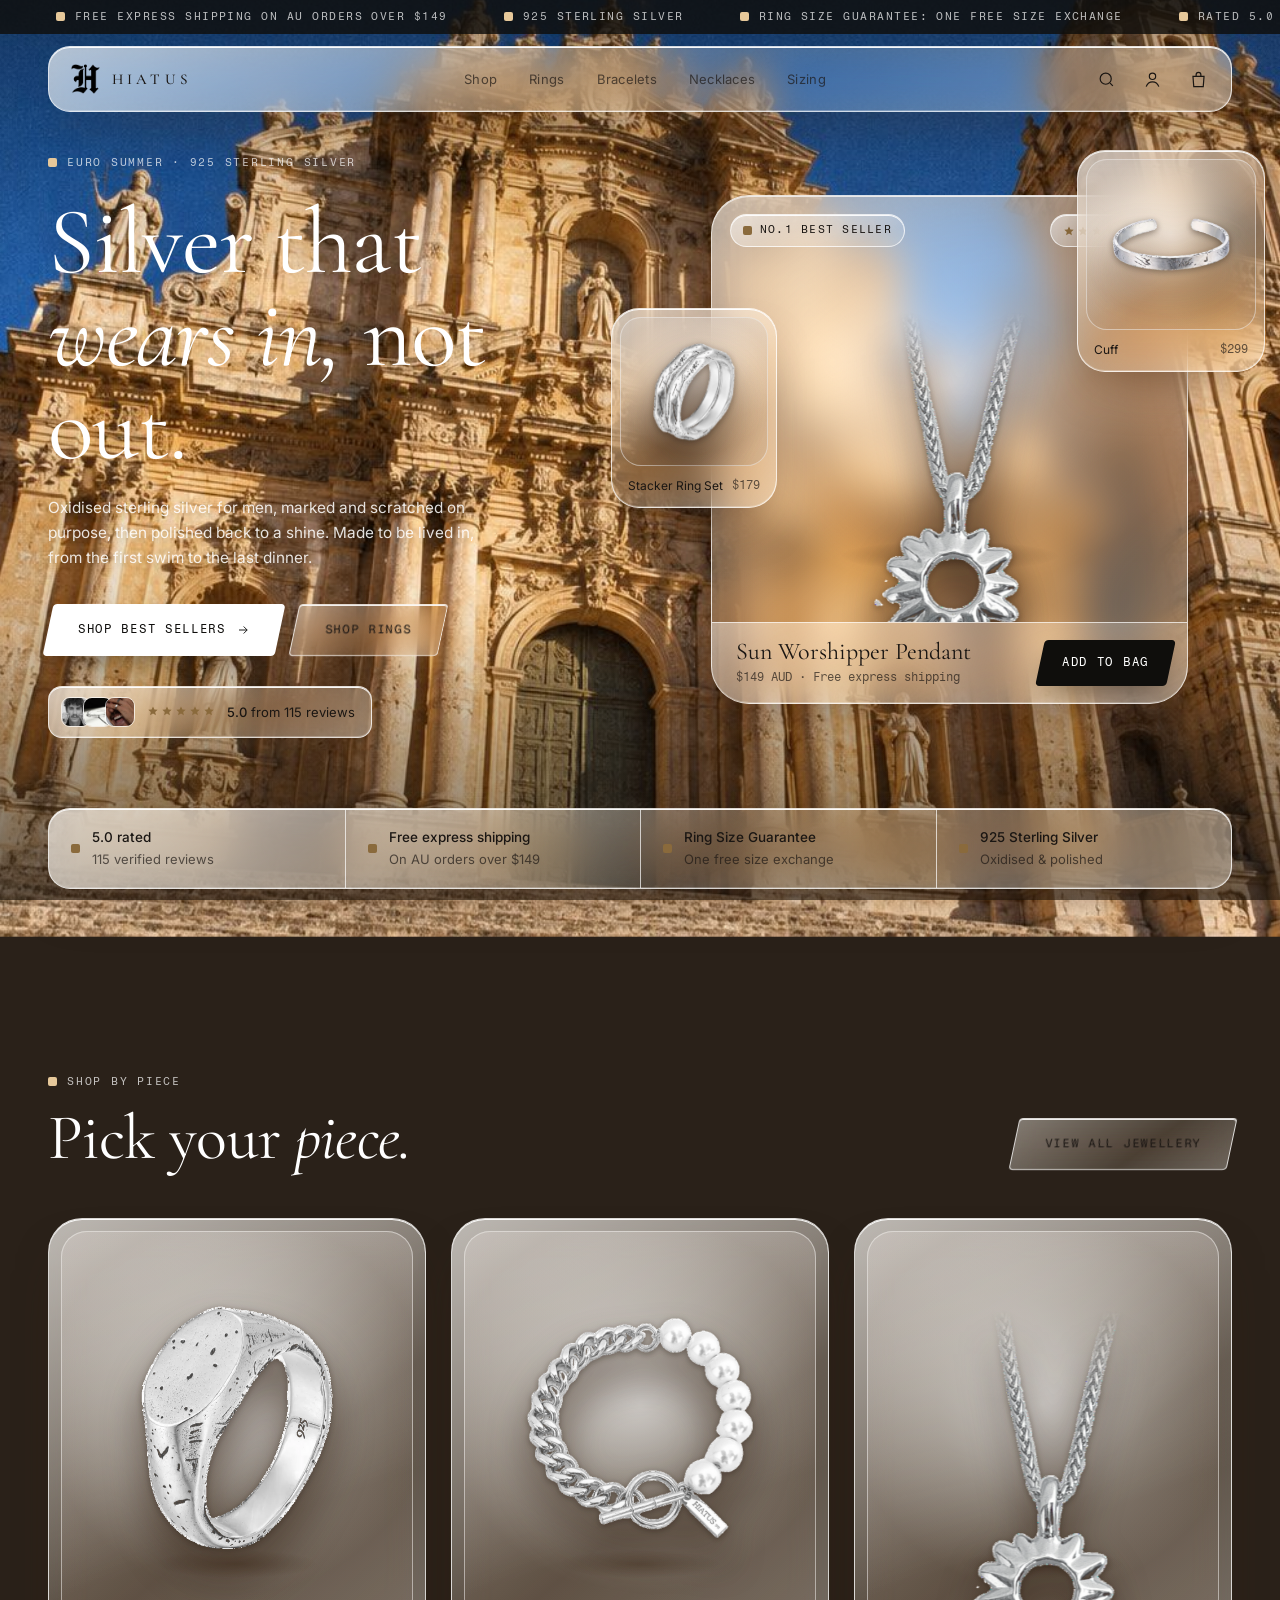
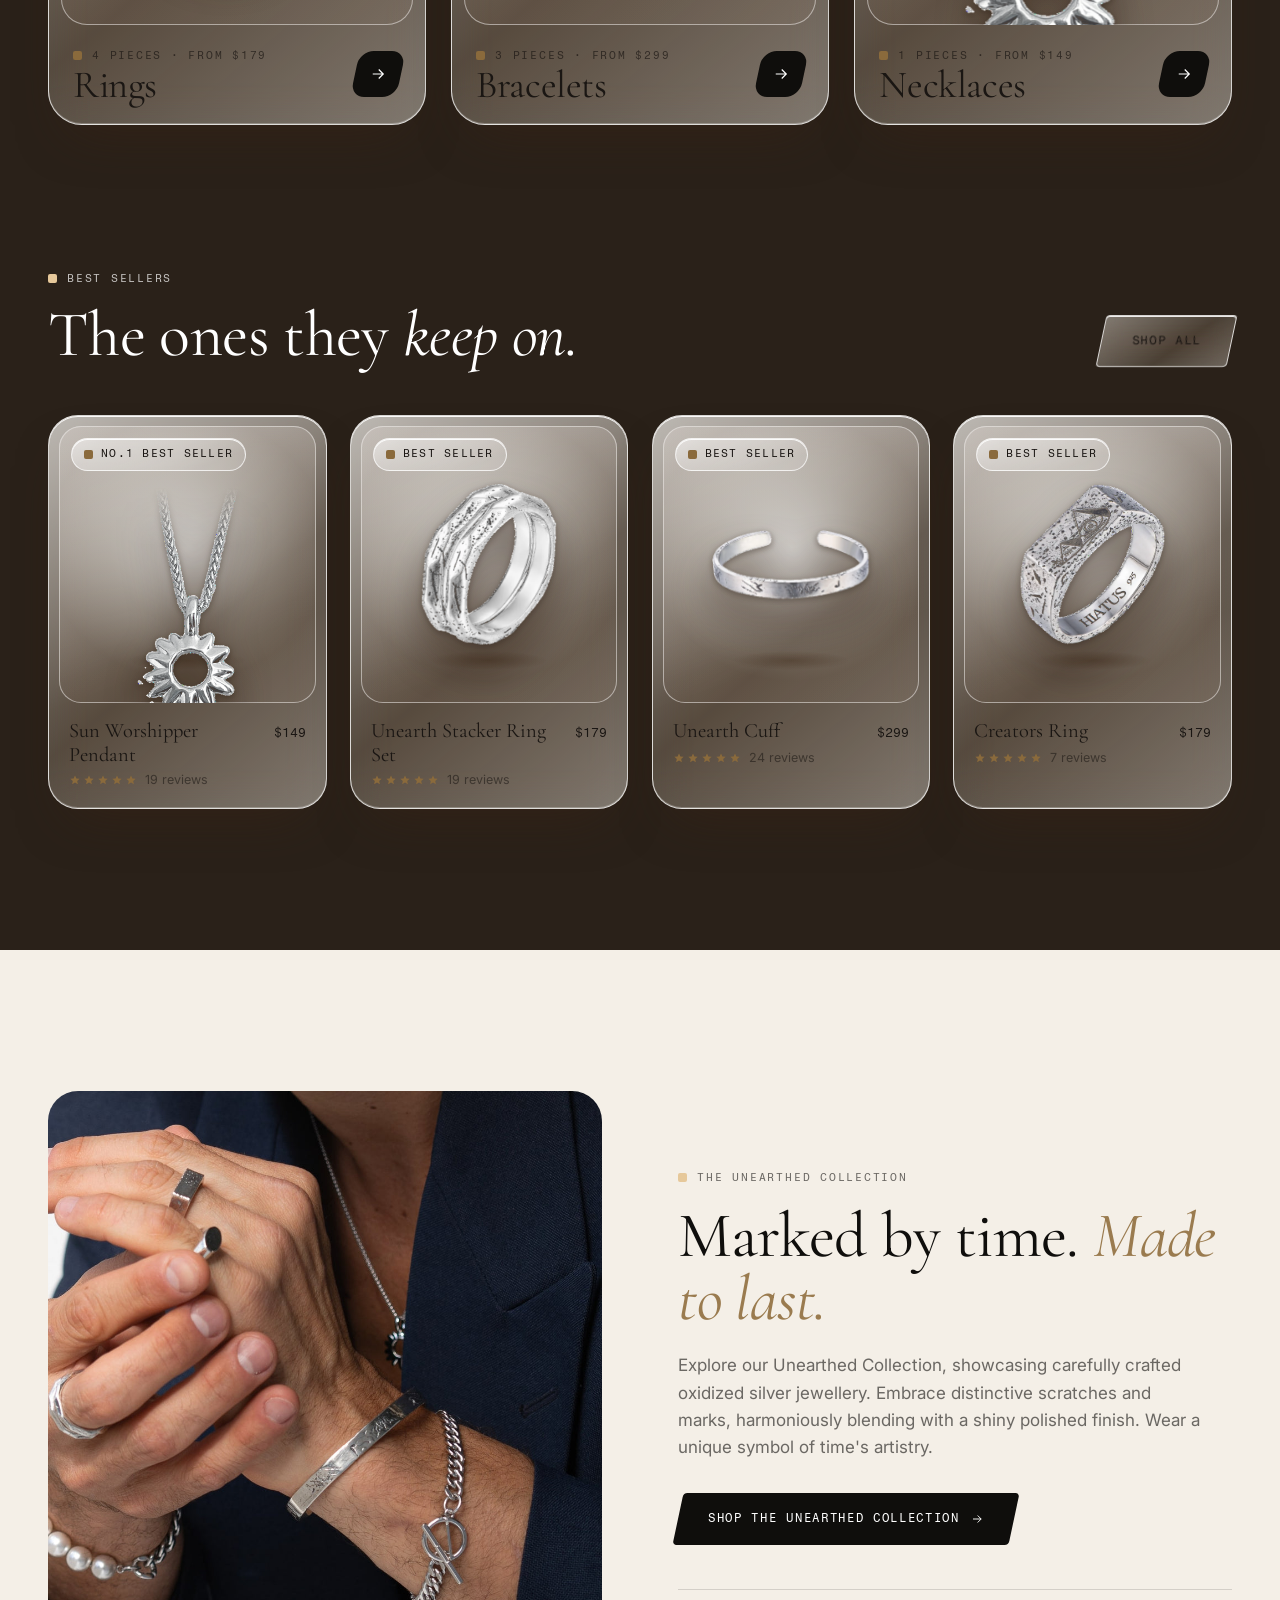
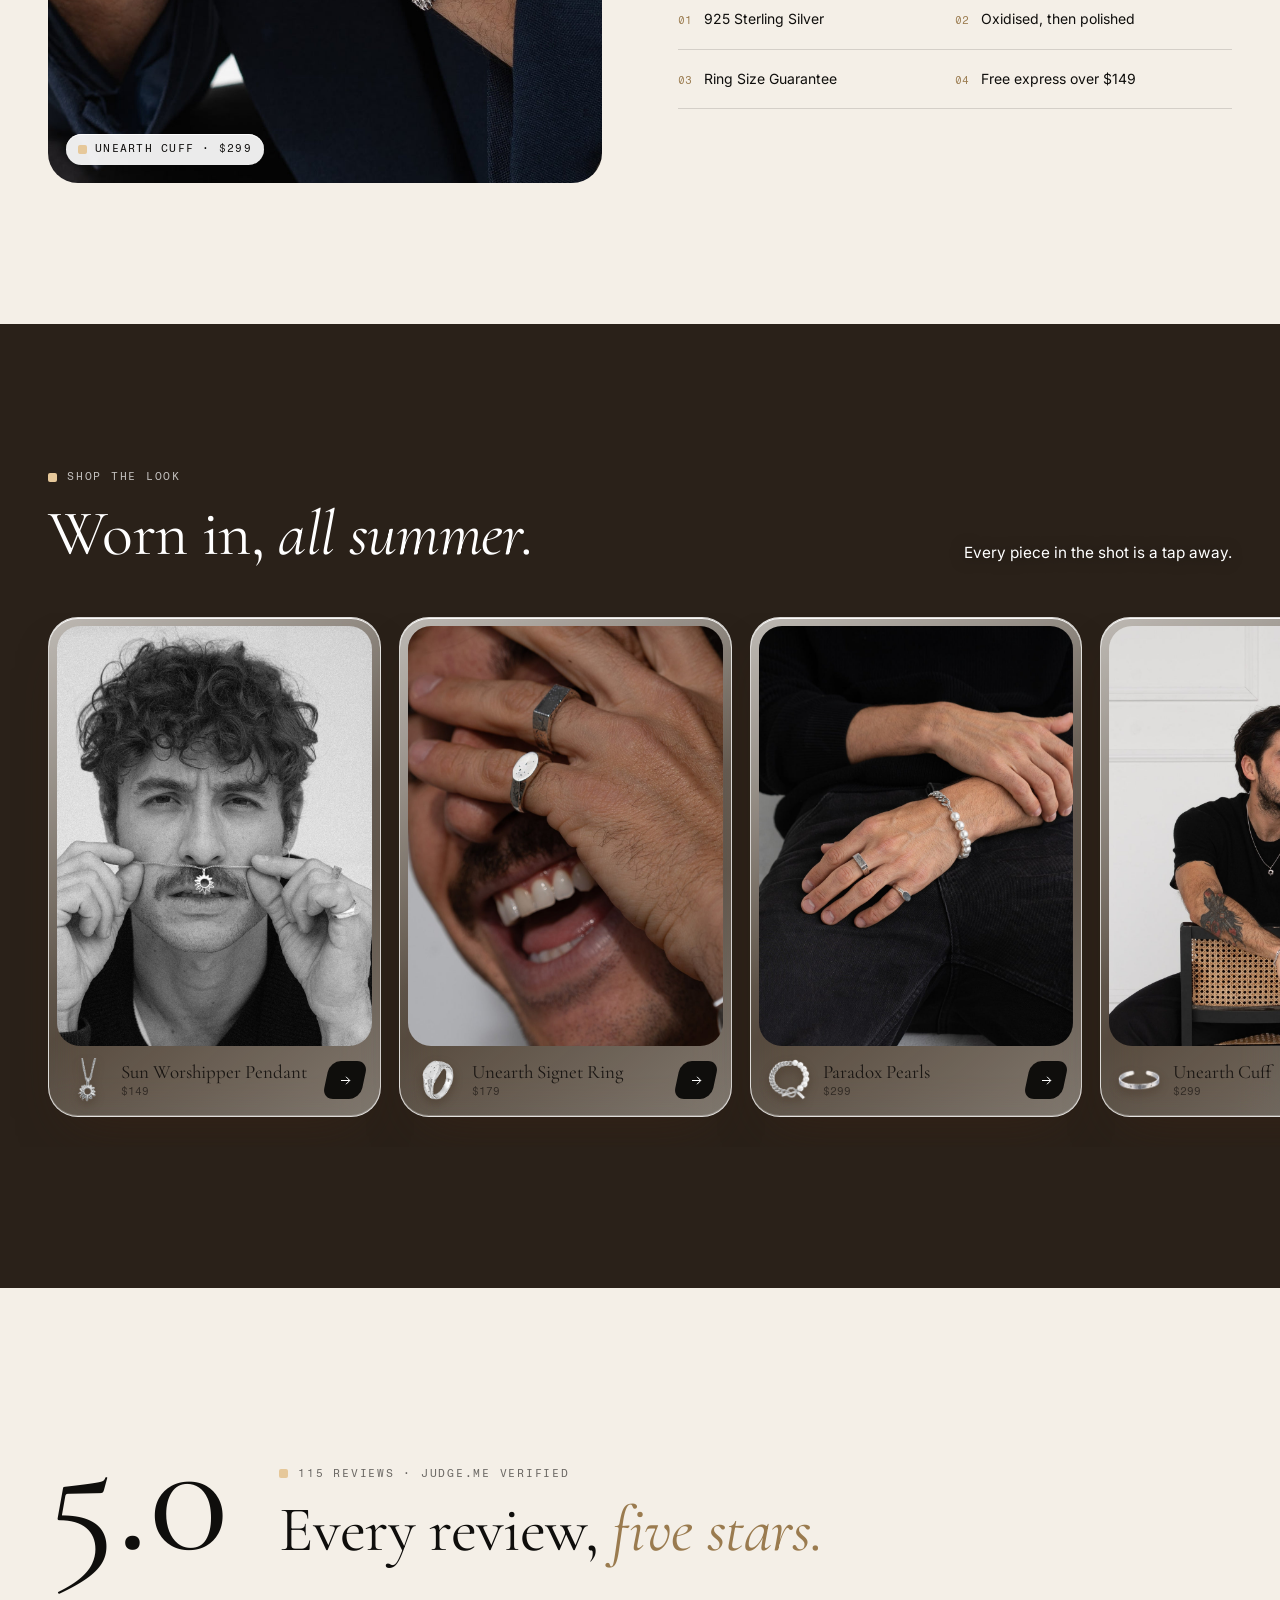
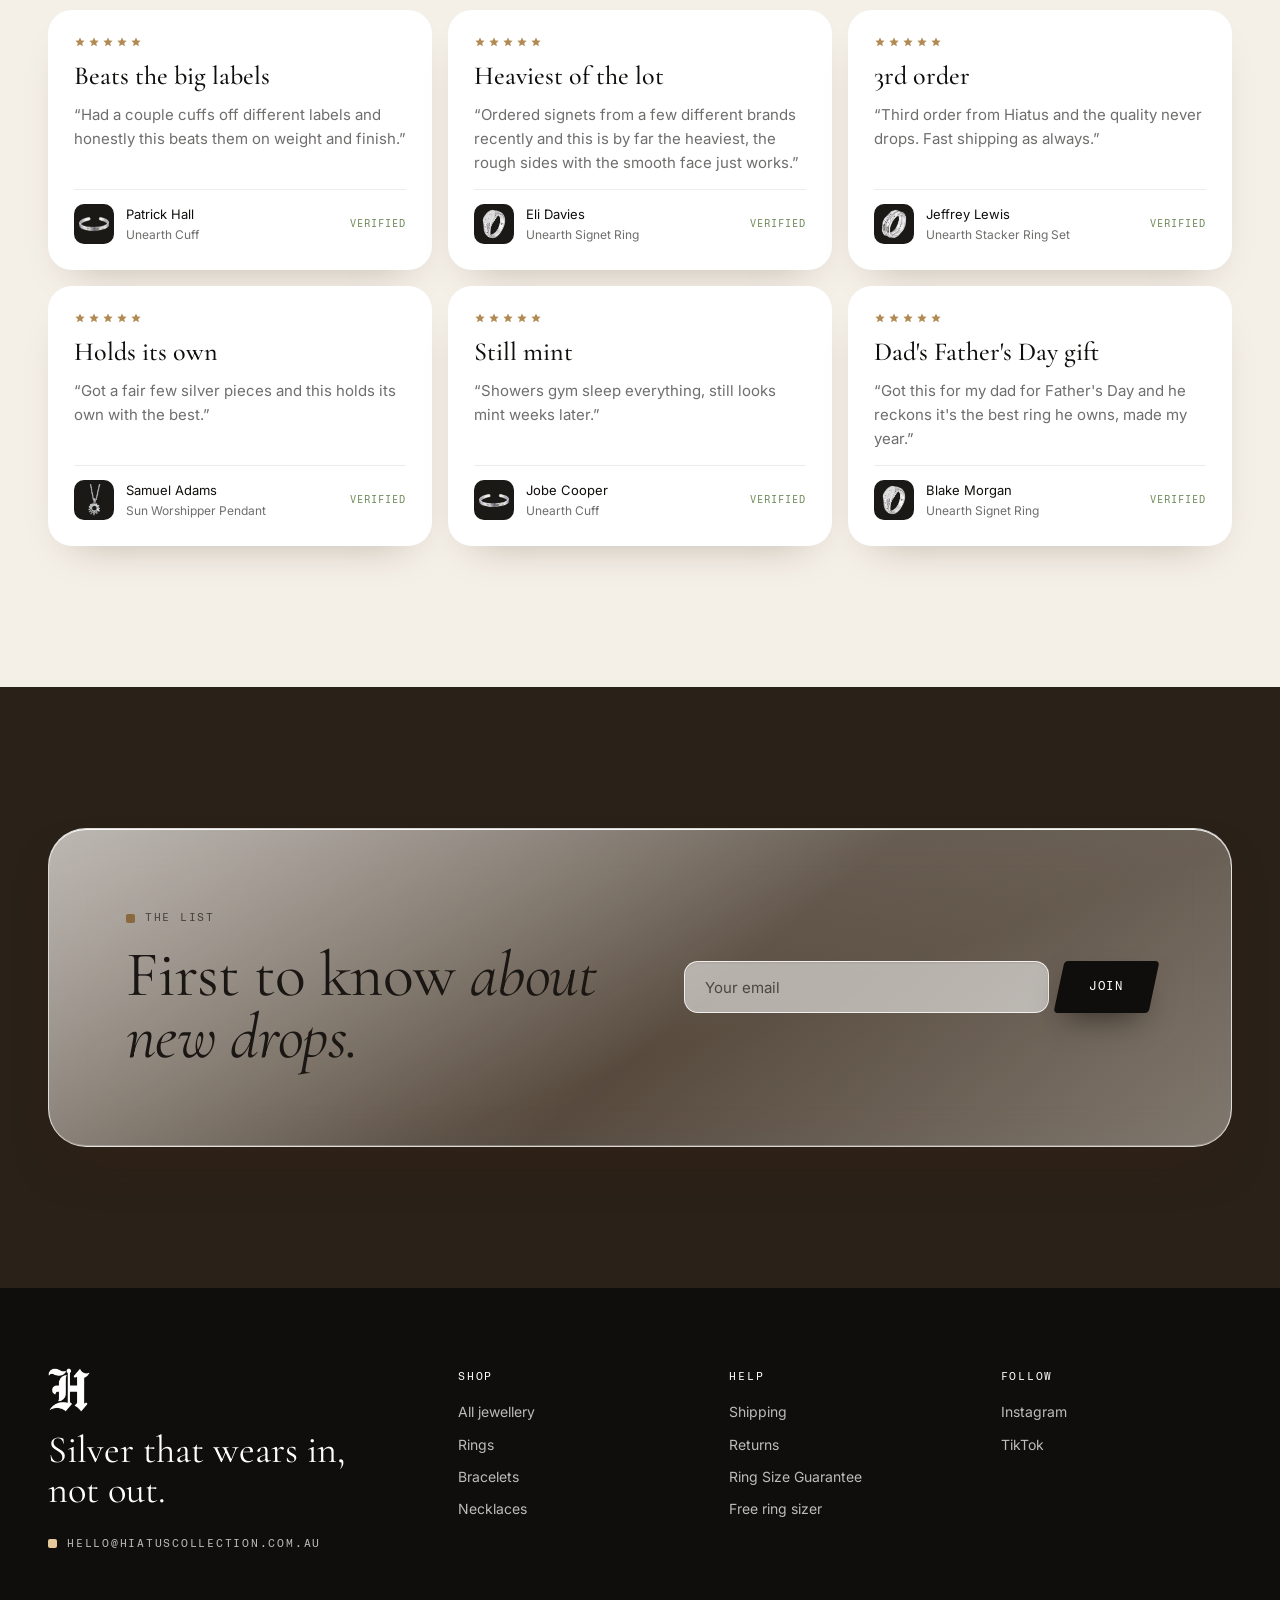
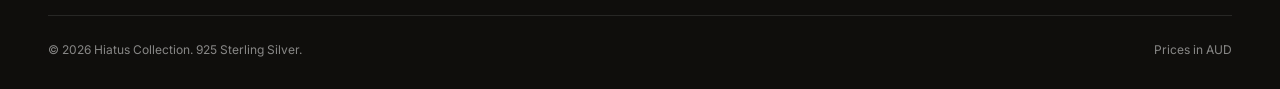
<file: index.html>
<!doctype html>
<html lang="en-AU">
<head>
<meta charset="utf-8">
<meta name="viewport" content="width=device-width, initial-scale=1">
<meta name="robots" content="noindex, nofollow">
<title>Men's Jewellery Australia | Sterling Silver Rings, Bracelets & Pendants | Hiatus Collection</title>
<meta name="description" content="Oxidised 925 sterling silver jewellery for men. Rings, cuffs, bracelets and pendants rated 5.0 from 115 reviews. Free express shipping on AU orders over $149.">
<link rel="icon" href="assets/logo-black.png">
<link rel="preconnect" href="https://fonts.googleapis.com"><link rel="preconnect" href="https://fonts.gstatic.com" crossorigin>
<link href="https://fonts.googleapis.com/css2?family=Cormorant+Garamond:ital,wght@0,400;0,500;1,400&family=Fragment+Mono&family=Inter:wght@400;500&display=swap" rel="stylesheet">
<link rel="preload" as="image" href="assets/bg/piazza.jpg">
<link rel="stylesheet" href="css/style.css?v=3">
<style>
  /* ---------- HERO ---------- */
  .hero { min-height: 100svh; padding: 150px 0 40px; display: flex; flex-direction: column; justify-content: center; }
  .hero-grid { display: grid; grid-template-columns: 1.02fr 1fr; gap: clamp(30px, 5vw, 80px); align-items: center; }
  .hero h1 { margin: 22px 0 22px; text-shadow: 0 2px 30px rgba(0,0,0,.3); }
  .hero h1 em { color: #fff; }
  .hero .lede { color: rgba(255,255,255,.86); text-shadow: 0 1px 12px rgba(0,0,0,.35); }
  .hero .btn-row { display: flex; gap: 14px; margin: 34px 0 30px; flex-wrap: wrap; }
  .proof { display: inline-flex; align-items: center; gap: 12px; padding: 10px 16px 10px 12px; border-radius: 14px; font-size: 13px; }
  .proof b { font-weight: 500; }
  .proof .faces { display: flex; }
  .proof .faces img { width: 30px; height: 30px; border-radius: 9px; object-fit: cover; border: 1.5px solid rgba(255,255,255,.7); margin-left: -8px; }
  .proof .faces img:first-child { margin-left: 0; }

  /* the floating glass constellation */
  .stage { position: relative; aspect-ratio: 1 / 1.02; max-width: 600px; justify-self: end; width: 100%; }
  .stage .main { position: absolute; inset: 6% 8% 4% 6%; border-radius: 38px; display: flex; flex-direction: column; overflow: hidden; }
  .stage .main .jbox { flex: 1; aspect-ratio: auto; border-radius: 0; }
  .stage .main .jbox .piece { width: 52%; height: 64%; margin-top: 30px; }
  .stage .main .top { position: absolute; top: 18px; left: 18px; right: 18px; display: flex; justify-content: space-between; z-index: 3; }
  .stage .buy { display: flex; justify-content: space-between; align-items: center; gap: 14px; padding: 16px 16px 16px 24px; border-top: 1px solid rgba(255,255,255,.7); background: linear-gradient(160deg, rgba(255,255,255,.4), rgba(255,255,255,.1) 80%); }
  .stage .buy .n { font-family: var(--serif); font-size: 24px; line-height: 1.05; }
  .stage .buy .p { font-family: var(--mono); font-size: 12px; color: var(--white-70); margin-top: 4px; }
  .stage .buy .btn { height: 46px; padding: 0 22px; }
  .stage .mini { position: absolute; width: 34%; border-radius: 28px; padding: 8px; }
  .stage .mini .jbox { border-radius: 21px; aspect-ratio: 1; background: linear-gradient(160deg, rgba(255,255,255,.35), rgba(255,255,255,.05) 70%); box-shadow: inset 0 0 0 1px rgba(255,255,255,.55); }
  .stage .mini .jbox .piece { width: 74%; height: 74%; }
  .stage .mini .lbl { display: flex; justify-content: space-between; padding: 10px 8px 4px; font-size: 12px; }
  .stage .mini .lbl span:last-child { font-family: var(--mono); color: var(--white-70); }
  .stage .m1 { top: -2%; right: -6%; }
  .stage .m2 { top: 26%; left: -12%; width: 30%; }

  .trust { margin-top: clamp(40px, 6vw, 70px); display: grid; grid-template-columns: repeat(4, 1fr); border-radius: 22px; }
  .trust > div { padding: 18px 22px; display: flex; gap: 12px; align-items: center; font-size: 13px; color: var(--ink-soft); }
  .trust > div + div { border-left: 1px solid rgba(255,255,255,.7); }
  .trust b { display: block; font-weight: 500; color: var(--ink-on-glass); font-size: 13.5px; }

  @media (max-width: 960px) {
    .hero { padding-top: 130px; }
    .hero-grid { grid-template-columns: 1fr; }
    .stage { justify-self: center; max-width: 520px; margin-top: 10px; }
    .trust { grid-template-columns: 1fr 1fr; }
    .trust > div:nth-child(3) { border-left: 0; }
    .trust > div:nth-child(n+3) { border-top: 1px solid rgba(255,255,255,.7); }
  }
  @media (max-width: 520px) {
    .stage { aspect-ratio: 1 / 1.3; }
    .stage .main .jbox .piece { margin-top: 10px; height: 70%; }
    .stage .buy .p .x { display: none; }
    .stage .m1 { right: -2%; } .stage .m2 { left: -2%; top: 30%; width: 28%; }
    .hero .lede { text-shadow: 0 1px 3px rgba(0,0,0,.6), 0 2px 18px rgba(0,0,0,.5); }
    .stage .mini .lbl { display: none; }
    .stage .buy { padding: 12px 12px 12px 16px; } .stage .buy .n { font-size: 19px; }
    .stage .buy .btn { padding: 0 14px; height: 42px; font-size: 10.5px; }
    .trust > div { padding: 14px; font-size: 12px; }
  }

  /* ---------- CATEGORIES ---------- */
  .cats { display: grid; grid-template-columns: repeat(3, 1fr); gap: clamp(14px, 2vw, 26px); }
  .cat { border-radius: 34px; padding: 12px; display: flex; flex-direction: column; transition: translate .5s var(--ease); }
  .cat:hover { translate: 0 -6px; }
  .cat .jbox { aspect-ratio: 1 / 1.12; border-radius: 26px; background: linear-gradient(160deg, rgba(255,255,255,.35), rgba(255,255,255,.05) 70%); box-shadow: inset 0 0 0 1px rgba(255,255,255,.55); }
  .cat .jbox .piece { width: 70%; height: 70%; transition: scale .6s var(--ease); }
  .cat:hover .jbox .piece { scale: 1.06; }
  .cat .foot { display: flex; justify-content: space-between; align-items: center; padding: 18px 12px 8px; }
  .cat .foot .display { font-size: clamp(30px, 3vw, 44px); }
  .cat .go { width: 46px; height: 46px; border-radius: 14px; display: grid; place-items: center; background: var(--ink); color: #fff; transform: skewX(-12deg); transition: background .2s; }
  .cat .go svg { width: 18px; transform: skewX(12deg); }
  .cat:hover .go { background: #3a3129; }
  @media (max-width: 820px) {
    .cats { grid-template-columns: 1fr; }
    .cat { flex-direction: row; align-items: center; padding: 8px; border-radius: 26px; }
    .cat .jbox { width: 42%; flex: none; aspect-ratio: 1; border-radius: 20px; }
    .cat .foot { flex: 1; padding: 0 12px 0 18px; }
  }

  /* ---------- EDITORIAL ---------- */
  .ed { display: grid; grid-template-columns: 1fr 1fr; gap: clamp(30px, 6vw, 90px); align-items: center; }
  .ed .ph { position: relative; border-radius: 30px; overflow: hidden; aspect-ratio: 4 / 5; }
  .ed .ph img { width: 100%; height: 100%; object-fit: cover; }
  .ed .ph .tag { position: absolute; left: 18px; bottom: 18px; background: rgba(255,255,255,.92); color: var(--ink); border: 0; }
  .ed .copy p { margin: 22px 0 32px; font-size: 17px; color: var(--ink-60); max-width: 48ch; }
  .facts { display: grid; grid-template-columns: 1fr 1fr; gap: 0; margin-top: 44px; border-top: 1px solid rgba(15,14,12,.14); }
  .facts div { padding: 18px 0; border-bottom: 1px solid rgba(15,14,12,.14); display: flex; gap: 12px; align-items: baseline; font-size: 14px; }
  .facts div:nth-child(odd) { padding-right: 18px; }
  .facts span { font-family: var(--mono); font-size: 11px; color: #9a7b4f; }
  @media (max-width: 820px) { .ed { grid-template-columns: 1fr; } }

  /* ---------- LOOKBOOK ---------- */
  .look { display: grid; grid-auto-flow: column; grid-auto-columns: clamp(250px, 26vw, 360px); gap: 18px; overflow-x: auto; scroll-snap-type: x mandatory; padding: 4px max(var(--gutter), calc((100vw - var(--max)) / 2 + var(--gutter))) 30px; scroll-padding-left: max(var(--gutter), calc((100vw - var(--max)) / 2 + var(--gutter))); scrollbar-width: none; }
  .look::-webkit-scrollbar { display: none; }
  .shot { scroll-snap-align: start; border-radius: 30px; padding: 8px; }
  .shot .im { border-radius: 23px; overflow: hidden; aspect-ratio: 3 / 4; }
  .shot .im img { width: 100%; height: 100%; object-fit: cover; transition: scale .8s var(--ease); }
  .shot:hover .im img { scale: 1.05; }
  .shot .tagrow { display: flex; align-items: center; gap: 12px; padding: 12px 8px 6px; }
  .shot .tagrow img { width: 44px; height: 44px; object-fit: contain; filter: drop-shadow(0 4px 5px rgba(50,32,18,.4)); }
  .shot .tagrow div { flex: 1; font-family: var(--serif); font-size: 19px; line-height: 1.1; }
  .shot .tagrow small { display: block; font-family: var(--mono); font-size: 11px; color: var(--white-70); margin-top: 3px; }
  .shot .tagrow .go { width: 38px; height: 38px; border-radius: 11px; display: grid; place-items: center; background: var(--ink); color: #fff; transform: skewX(-12deg); }
  .shot .tagrow .go svg { width: 15px; transform: skewX(12deg); }

  /* ---------- REVIEWS ---------- */
  .rv-head { display: grid; grid-template-columns: auto 1fr; gap: clamp(20px, 4vw, 60px); align-items: end; margin-bottom: 48px; }
  .score { font-family: var(--serif); font-size: clamp(100px, 13vw, 180px); line-height: .8; }
  .rv-grid { display: grid; grid-template-columns: repeat(3, 1fr); gap: 16px; }
  .rcard { background: #fff; border-radius: 24px; padding: 26px; display: flex; flex-direction: column; gap: 14px; box-shadow: 0 20px 40px -26px rgba(60,40,20,.35); }
  .rcard .stars { color: #b08a52; }
  .rcard h3 { font-family: var(--serif); font-weight: 500; font-size: 26px; line-height: 1.05; }
  .rcard p { color: var(--ink-60); font-size: 15px; flex: 1; }
  .rcard .who { display: flex; align-items: center; gap: 12px; padding-top: 14px; border-top: 1px solid rgba(15,14,12,.08); font-size: 13px; }
  .rcard .who img { width: 40px; height: 40px; object-fit: contain; border-radius: 10px; background: #1b1916; padding: 4px; }
  .rcard .who small { display: block; color: var(--ink-60); font-size: 12px; }
  .verified { font-family: var(--mono); font-size: 10px; letter-spacing: .1em; text-transform: uppercase; color: #6f8a5a; margin-left: auto; }
  @media (max-width: 960px) { .rv-grid { grid-template-columns: 1fr 1fr; } .rv-head { grid-template-columns: 1fr; } }
  @media (max-width: 620px) { .rv-grid { grid-template-columns: 1fr; } }

  /* ---------- JOIN ---------- */
  .join { border-radius: 38px; padding: clamp(30px, 6vw, 80px); display: grid; grid-template-columns: 1.1fr 1fr; gap: 40px; align-items: center; }
  .join form { display: flex; gap: 10px; flex-wrap: wrap; }
  .join input { flex: 1; min-width: 220px; height: 52px; padding: 0 20px; border-radius: 14px; border: 1px solid rgba(255,255,255,.8); background: rgba(255,255,255,.55); box-shadow: inset 0 1px 2px rgba(60,35,20,.12); color: var(--ink-on-glass); font: inherit; }
  .join input::placeholder { color: var(--ink-soft); }
  @media (max-width: 820px) { .join { grid-template-columns: 1fr; } .join form .btn { width: 100%; } }
</style>
</head>
<body>

<main id="main">
  <!-- HERO -->
  <section class="hero" data-scene="assets/bg/piazza.jpg">
    <div class="wrap">
      <div class="hero-grid">
        <div>
          <span class="kicker">Euro Summer · 925 Sterling Silver</span>
          <h1 class="display h1">Silver that <em>wears in,</em> not out.</h1>
          <p class="lede">Oxidised sterling silver for men, marked and scratched on purpose, then polished back to a shine. Made to be lived in, from the first swim to the last dinner.</p>
          <div class="btn-row">
            <a class="btn btn-primary" href="collection.html?c=all"><span>Shop best sellers <svg viewBox="0 0 24 24" fill="none" stroke="currentColor" stroke-width="1.6"><path d="M5 12h14M13 6l6 6-6 6"/></svg></span></a>
            <a class="btn btn-glass" href="collection.html?c=rings"><span>Shop rings</span></a>
          </div>
          <div class="proof glass" id="proof"></div>
        </div>

        <div class="stage" aria-label="Featured pieces">
          <div class="main glass" id="feature"></div>
          <a class="mini glass m1" id="m1"></a>
          <a class="mini glass m2" id="m2"></a>
        </div>
      </div>

      <div class="trust glass" id="trust"></div>
    </div>
  </section>

  <!-- CATEGORIES -->
  <section class="pad" data-scene="assets/bg/tower.jpg">
    <div class="wrap">
      <div class="sec-head">
        <div><span class="kicker">Shop by piece</span><h2 class="display h2">Pick your <em>piece.</em></h2></div>
        <a class="btn btn-glass" href="collection.html?c=all"><span>View all jewellery</span></a>
      </div>
      <div class="cats" id="cats"></div>
    </div>
  </section>

  <!-- BEST SELLERS -->
  <section class="pad" data-scene="assets/bg/cathedral.jpg" style="padding-top:0">
    <div class="wrap">
      <div class="sec-head">
        <div><span class="kicker">Best sellers</span><h2 class="display h2">The ones they <em>keep on.</em></h2></div>
        <a class="btn btn-glass" href="collection.html?c=all"><span>Shop all</span></a>
      </div>
      <div class="grid" id="best"></div>
    </div>
  </section>

  <!-- EDITORIAL -->
  <section class="pad paper">
    <div class="wrap ed">
      <div class="ph rv"><img src="assets/products/unearthed-cuff-2.jpg" alt="Man wearing the Unearth Cuff and stacked silver rings" loading="lazy"><span class="chip tag"><i class="sq"></i>Unearth Cuff · $299</span></div>
      <div class="copy rv">
        <span class="kicker">The Unearthed Collection</span>
        <h2 class="display h2" style="margin-top:16px">Marked by time. <em>Made to last.</em></h2>
        <p>Explore our Unearthed Collection, showcasing carefully crafted oxidized silver jewellery. Embrace distinctive scratches and marks, harmoniously blending with a shiny polished finish. Wear a unique symbol of time's artistry.</p>
        <a class="btn btn-ink" href="collection.html?c=rings"><span>Shop the Unearthed Collection <svg viewBox="0 0 24 24" fill="none" stroke="currentColor" stroke-width="1.6"><path d="M5 12h14M13 6l6 6-6 6"/></svg></span></a>
        <div class="facts">
          <div><span>01</span>925 Sterling Silver</div>
          <div><span>02</span>Oxidised, then polished</div>
          <div><span>03</span>Ring Size Guarantee</div>
          <div><span>04</span>Free express over $149</div>
        </div>
      </div>
    </div>
  </section>

  <!-- LOOKBOOK -->
  <section class="pad" data-scene="assets/bg/amalfi.jpg">
    <div class="wrap"><div class="sec-head">
      <div><span class="kicker">Shop the look</span><h2 class="display h2">Worn in, <em>all summer.</em></h2></div>
      <p class="lede" style="max-width:34ch;color:#fff;text-shadow:0 1px 14px rgba(0,0,0,.5)">Every piece in the shot is a tap away.</p>
    </div></div>
    <div class="look" id="look"></div>
  </section>

  <!-- REVIEWS -->
  <section class="pad paper">
    <div class="wrap">
      <div class="rv-head">
        <div class="score">5.0</div>
        <div><span class="kicker" id="revCount"></span><h2 class="display h2" style="margin-top:14px">Every review, <em>five stars.</em></h2></div>
      </div>
      <div class="rv-grid" id="reviews"></div>
    </div>
  </section>

  <!-- JOIN -->
  <section class="pad" data-scene="assets/bg/piazza.jpg">
    <div class="wrap">
      <div class="join glass">
        <div><span class="kicker">The list</span><h2 class="display h2" style="margin-top:14px">First to know <em>about new drops.</em></h2></div>
        <form id="joinForm"><input type="email" required placeholder="Your email" aria-label="Email address"><button class="btn btn-primary" type="submit"><span>Join</span></button></form>
      </div>
    </div>
  </section>
</main>

<script src="js/data.js?v=3"></script>
<script src="js/app.js?v=3"></script>
<script>
  const { $, I, money, stars, byHandle, card, cart, toast, totalReviews } = HX;
  HX.init();
  const P = HIATUS.products;

  // social proof pill
  $('#proof').innerHTML = `<span class="faces">${['sun-worshiper-pendant-4', 'unearthed-cuff-4', 'unearthed-signet-1'].map(f => `<img src="assets/products/${f}.jpg" alt="">`).join('')}</span>
    <span>${stars()}</span><span><b>5.0</b> from ${totalReviews} reviews</span>`;

  // hero feature + minis
  const f = byHandle('sun-worshiper-pendant');
  $('#feature').innerHTML = `
    <div class="top"><span class="chip"><i class="sq"></i>No.1 best seller</span><span class="chip">${stars()} ${f.reviews}</span></div>
    <a class="jbox" href="product.html?p=${f.handle}" aria-label="${f.title}"><span class="glow"></span><span class="shadow"></span><img class="piece" src="${f.cutout}" alt="${f.title} in 925 sterling silver" fetchpriority="high"></a>
    <div class="buy"><div><div class="n">${f.title}</div><div class="p">${money(f.price)} AUD<span class="x"> · Free express shipping</span></div></div>
      <button class="btn btn-primary" data-quick="${f.handle}"><span>Add to bag</span></button></div>`;
  [['#m1', 'unearthed-cuff', 1], ['#m2', 'unearthed-stacker', 2]].forEach(([sel, h, d]) => {
    const p = byHandle(h), el = $(sel);
    el.href = `product.html?p=${h}`;
    el.innerHTML = `<div class="jbox"><span class="glow"></span><img class="piece delay-${d}" src="${p.cutout}" alt="${p.title}"></div><div class="lbl"><span>${p.title.replace('Unearth ', '')}</span><span>${money(p.price)}</span></div>`;
  });

  // trust bar
  $('#trust').innerHTML = [
    ['5.0 rated', `${totalReviews} verified reviews`],
    ['Free express shipping', 'On AU orders over $149'],
    ['Ring Size Guarantee', 'One free size exchange'],
    ['925 Sterling Silver', 'Oxidised & polished']
  ].map(([a, b]) => `<div><i class="sq"></i><div><b>${a}</b>${b}</div></div>`).join('');

  // categories
  $('#cats').innerHTML = [['rings', 'Rings', 'unearthed-signet'], ['bracelets', 'Bracelets', 'paradox-pearls'], ['necklaces', 'Necklaces', 'sun-worshiper-pendant']].map(([k, l, h], i) => `
    <a class="cat glass rv-slide" href="collection.html?c=${k}">
      <div class="jbox"><span class="glow"></span><span class="shadow delay-${i}"></span><img class="piece delay-${i}" src="${byHandle(h).cutout}" alt="Men's ${l.toLowerCase()}" loading="lazy"></div>
      <div class="foot"><div><span class="kicker">${P.filter(p => p.category === k).length} pieces · from ${money(Math.min(...P.filter(p => p.category === k).map(p => p.price)))}</span><div class="display">${l}</div></div><span class="go">${I.arrow}</span></div>
    </a>`).join('');

  // best sellers (the store's own best-seller collection order)
  $('#best').innerHTML = ['sun-worshiper-pendant', 'unearthed-stacker', 'unearthed-cuff', 'unearthed-creators']
    .map((h, i) => card(byHandle(h), i, i === 0 ? 'No.1 best seller' : 'Best seller')).join('');

  // lookbook
  $('#look').innerHTML = [
    ['sun-worshiper-pendant-4', 'sun-worshiper-pendant'], ['unearthed-signet-1', 'unearthed-signet'], ['paradox-pearls-1', 'paradox-pearls'],
    ['unearthed-cuff-3', 'unearthed-cuff'], ['sun-worshiper-pendant-2', 'sun-worshiper-pendant'], ['unearthed-creators-2', 'unearthed-creators'], ['cuban-link-bracelet-925-silver-2', 'cuban-link-bracelet-925-silver']
  ].map(([img, h]) => { const p = byHandle(h); return `
    <a class="shot glass" href="product.html?p=${h}"><div class="im"><img src="assets/products/${img}.jpg" alt="${p.title} worn" loading="lazy"></div>
      <div class="tagrow"><img src="${p.cutout}" alt=""><div>${p.title}<small>${money(p.price)}</small></div><span class="go">${I.arrow}</span></div></a>`; }).join('');

  // reviews (real Judge.me reviews from the live store)
  $('#revCount').textContent = `${totalReviews} reviews · Judge.me verified`;
  const picks = [['unearthed-cuff', 2], ['unearthed-signet', 1], ['unearthed-stacker', 2], ['sun-worshiper-pendant', 3], ['unearthed-cuff', 0], ['unearthed-signet', 2]];
  $('#reviews').innerHTML = picks.map(([h, i]) => { const p = byHandle(h), r = p.reviewList[i]; return `
    <article class="rcard rv">${stars()}<h3>${r.title}</h3><p>“${r.body}”</p>
      <div class="who"><img src="${p.cutout}" alt=""><div>${r.name}<small>${p.title}</small></div><span class="verified">Verified</span></div></article>`; }).join('');

  // TODO at migration: post to the store's Klaviyo list. Right now it only confirms on screen.
  $('#joinForm').addEventListener('submit', e => { e.preventDefault(); e.target.reset(); toast(`${I.check.replace('<svg', '<svg width="16"')} You're on the list.`); });
</script>
</body>
</html>
</file>
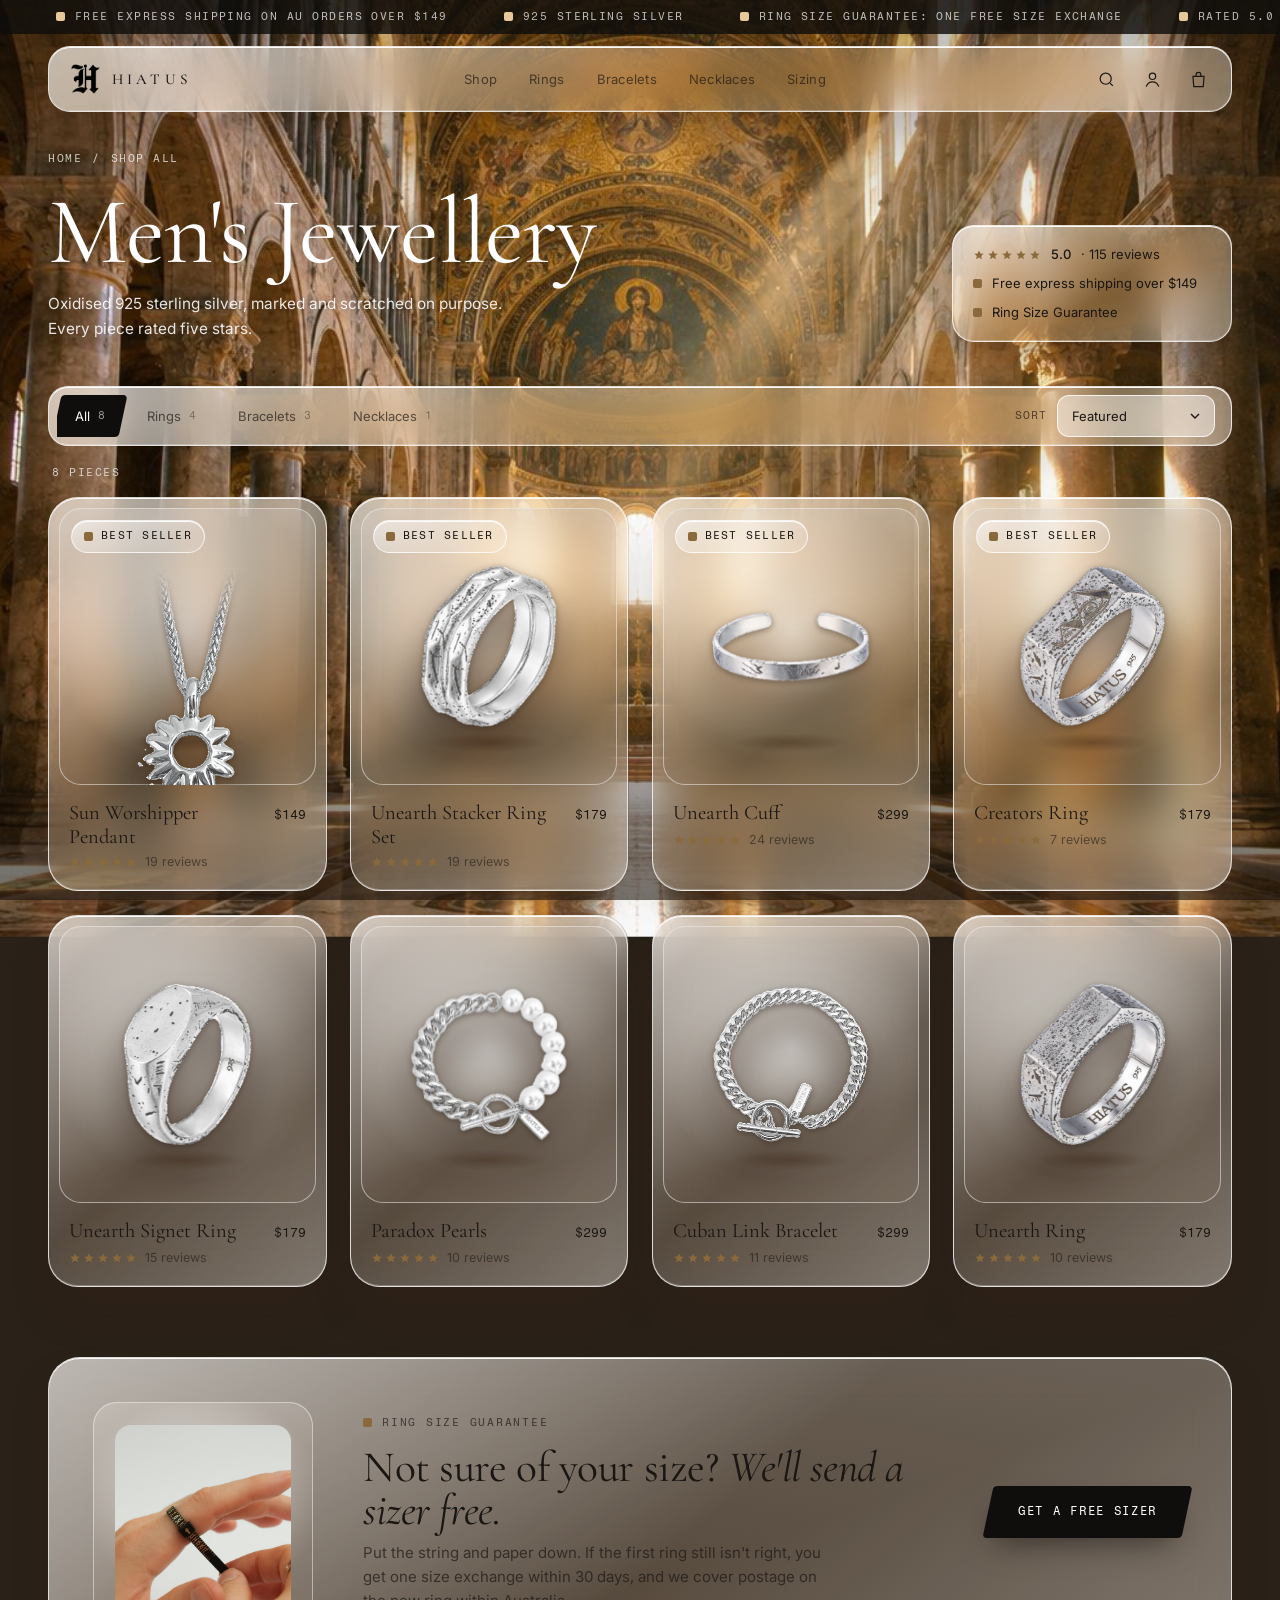
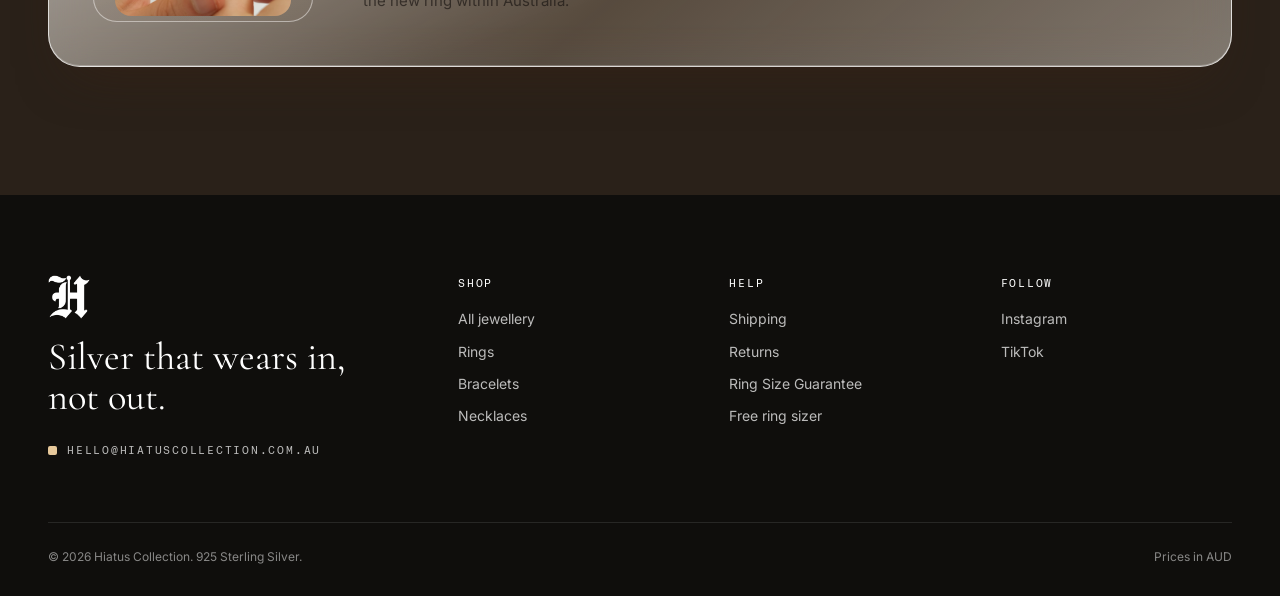
<file: collection.html>
<!doctype html>
<html lang="en-AU">
<head>
<meta charset="utf-8">
<meta name="viewport" content="width=device-width, initial-scale=1">
<meta name="robots" content="noindex, nofollow">
<title>Men's Jewellery | Hiatus Collection</title>
<meta name="description" content="Shop oxidised 925 sterling silver rings, bracelets and pendants for men. Rated 5.0 from 115 reviews. Free express shipping on AU orders over $149.">
<link rel="icon" href="assets/logo-black.png">
<link rel="preconnect" href="https://fonts.googleapis.com"><link rel="preconnect" href="https://fonts.gstatic.com" crossorigin>
<link href="https://fonts.googleapis.com/css2?family=Cormorant+Garamond:ital,wght@0,400;0,500;1,400&family=Fragment+Mono&family=Inter:wght@400;500&display=swap" rel="stylesheet">
<link rel="stylesheet" href="css/style.css?v=3">
<style>
  .c-hero { padding: 150px 0 34px; }
  .c-head { display: grid; grid-template-columns: 1fr auto; gap: 30px; align-items: end; }
  .crumbs { font-family: var(--mono); font-size: 11px; letter-spacing: .14em; text-transform: uppercase; color: rgba(255,255,255,.75); display: flex; gap: 10px; }
  .crumbs a:hover { color: #fff; }
  .c-head h1 { margin: 18px 0 14px; text-shadow: 0 2px 30px rgba(0,0,0,.35); }
  .c-head .lede { color: rgba(255,255,255,.88); text-shadow: 0 1px 12px rgba(0,0,0,.4); }
  .c-proof { display: grid; gap: 8px; padding: 18px 20px; border-radius: 22px; min-width: 280px; font-size: 13px; }
  .c-proof div { display: flex; align-items: center; gap: 10px; }

  /* sticky glass filter bar */
  .filters { position: sticky; top: 84px; z-index: 40; margin: 10px 0 26px; padding: 8px; border-radius: 20px; display: flex; justify-content: space-between; align-items: center; gap: 10px; }
  .tabs { display: flex; gap: 6px; overflow-x: auto; scrollbar-width: none; }
  .tabs::-webkit-scrollbar { display: none; }
  .tab { --sk: -12deg; height: 42px; padding: 0 18px; border-radius: 4px; transform: skewX(var(--sk)); display: inline-flex; align-items: center; color: var(--ink-soft); transition: background .2s, color .2s; white-space: nowrap; }
  .tab > span { transform: skewX(12deg); display: inline-flex; gap: 8px; align-items: center; font-size: 13px; }
  .tab small { font-family: var(--mono); font-size: 10.5px; opacity: .6; }
  .tab:hover { background: rgba(255,255,255,.5); color: var(--ink-on-glass); }
  .tab[aria-selected="true"] { background: var(--ink); color: #fff; }
  .sort { display: flex; align-items: center; gap: 10px; padding-right: 8px; font-family: var(--mono); font-size: 11px; letter-spacing: .1em; text-transform: uppercase; color: var(--ink-soft); }
  .sort select { appearance: none; height: 42px; padding: 0 34px 0 14px; border-radius: 12px; border: 1px solid rgba(255,255,255,.8); color: var(--ink-on-glass); font: 13px var(--sans);
    background: rgba(255,255,255,.45) url("data:image/svg+xml,%3Csvg xmlns='http://www.w3.org/2000/svg' width='10' height='6' fill='none' stroke='%231a1613' stroke-width='1.4'%3E%3Cpath d='m1 1 4 4 4-4'/%3E%3C/svg%3E") no-repeat right 14px center; }
  .sort select option { color: #111; }
  @media (max-width: 720px) { .sort span { display: none; } .filters { top: 78px; } .c-head { grid-template-columns: 1fr; } .c-proof { min-width: 0; } }

  .sizer { margin-top: clamp(40px, 6vw, 70px); border-radius: 32px; padding: clamp(22px, 4vw, 44px); display: grid; grid-template-columns: 220px 1fr auto; gap: clamp(20px, 4vw, 50px); align-items: center; }
  .sizer .jbox { aspect-ratio: 1; border-radius: 24px; background: linear-gradient(160deg, rgba(255,255,255,.35), rgba(255,255,255,.05) 70%); box-shadow: inset 0 0 0 1px rgba(255,255,255,.55); }
  .sizer .jbox img { width: 80%; height: 80%; object-fit: cover; border-radius: 16px; position: relative; z-index: 2; }
  .sizer p { color: var(--ink-soft); max-width: 52ch; margin-top: 10px; }
  @media (max-width: 860px) { .sizer { grid-template-columns: 1fr; } .sizer .jbox { max-width: 200px; } }
  .count { font-family: var(--mono); font-size: 11px; letter-spacing: .14em; text-transform: uppercase; color: rgba(255,255,255,.75); margin: -8px 0 16px 4px; }
</style>
</head>
<body>
<main id="main">
  <section class="c-hero" id="scene" data-scene="assets/bg/cathedral.jpg">
    <div class="wrap">
      <div class="c-head">
        <div>
          <nav class="crumbs" aria-label="Breadcrumb"><a href="index.html">Home</a><span>/</span><span id="crumb">Shop</span></nav>
          <h1 class="display h1" id="title">Men's Jewellery</h1>
          <p class="lede">Oxidised 925 sterling silver, marked and scratched on purpose. Every piece rated five stars.</p>
        </div>
        <div class="c-proof glass" id="cproof"></div>
      </div>
    </div>
  </section>

  <section style="padding-bottom: clamp(80px, 10vw, 130px)">
    <div class="wrap">
      <div class="filters glass">
        <div class="tabs" role="tablist" id="tabs"></div>
        <label class="sort"><span>Sort</span>
          <select id="sort" aria-label="Sort products">
            <option value="featured">Featured</option>
            <option value="reviews">Most reviewed</option>
            <option value="low">Price: low to high</option>
            <option value="high">Price: high to low</option>
          </select></label>
      </div>
      <div class="count" id="count"></div>
      <div class="grid" id="grid"></div>

      <div class="sizer glass rv-slide">
        <div class="jbox"><span class="glow"></span><img src="assets/products/free-ring-sizer-1.jpg" alt="Hiatus free ring sizer in use" loading="lazy"></div>
        <div><span class="kicker">Ring Size Guarantee</span>
          <h2 class="display h3" style="margin-top:12px;font-size:clamp(30px,3.4vw,46px)">Not sure of your size? <em>We'll send a sizer free.</em></h2>
          <p>Put the string and paper down. If the first ring still isn't right, you get one size exchange within 30 days, and we cover postage on the new ring within Australia.</p></div>
        <a class="btn btn-primary" href="https://hiatuscollection.com.au/products/free-ring-sizer"><span>Get a free sizer</span></a>
      </div>
    </div>
  </section>
</main>

<script src="js/data.js?v=3"></script>
<script src="js/app.js?v=3"></script>
<script>
  const { $, $$, I, stars, card, totalReviews } = HX;
  const C = HIATUS.categories, P = HIATUS.products;
  let cat = new URLSearchParams(location.search).get('c');
  if (!C[cat]) cat = 'all';
  $('#scene').dataset.scene = C[cat].bg;
  HX.init({ active: cat });

  $('#cproof').innerHTML = `<div>${stars()} <b style="font-weight:500">5.0</b> · ${totalReviews} reviews</div>
    <div><i class="sq"></i>Free express shipping over $${HIATUS.freeShipping}</div>
    <div><i class="sq"></i>Ring Size Guarantee</div>`;

  const order = ['all', 'rings', 'bracelets', 'necklaces'];
  $('#tabs').innerHTML = order.map(k => `<button class="tab" role="tab" data-c="${k}" aria-selected="${k === cat}"><span>${k === 'all' ? 'All' : C[k].kicker}<small>${k === 'all' ? P.length : P.filter(p => p.category === k).length}</small></span></button>`).join('');

  function render() {
    const sort = $('#sort').value;
    let list = P.filter(p => cat === 'all' || p.category === cat);
    if (sort === 'low') list = [...list].sort((a, b) => a.price - b.price);
    if (sort === 'high') list = [...list].sort((a, b) => b.price - a.price);
    if (sort === 'reviews') list = [...list].sort((a, b) => b.reviews - a.reviews);
    const best = ['sun-worshiper-pendant', 'unearthed-stacker', 'unearthed-cuff', 'unearthed-creators'];
    $('#grid').innerHTML = list.map((p, i) => card(p, i, best.includes(p.handle) ? 'Best seller' : null)).join('');
    $('#title').textContent = C[cat].title;
    $('#crumb').textContent = cat === 'all' ? 'Shop all' : C[cat].kicker;
    $('#count').textContent = `${list.length} ${list.length === 1 ? 'piece' : 'pieces'}`;
    document.title = `${C[cat].title} | Sterling Silver | Hiatus Collection`;
    const sc = $('.scene.on'); if (sc) sc.style.backgroundImage = `url('${C[cat].bg}')`;
  }
  $('#tabs').addEventListener('click', e => {
    const t = e.target.closest('[data-c]'); if (!t) return;
    cat = t.dataset.c;
    $$('.tab').forEach(b => b.setAttribute('aria-selected', b === t));
    $$('.nav a').forEach(a => a.classList.toggle('active', a.href.endsWith('c=' + cat)));
    history.replaceState(null, '', '?c=' + cat);
    render();
  });
  $('#sort').addEventListener('change', render);
  render();
</script>
</body>
</html>
</file>
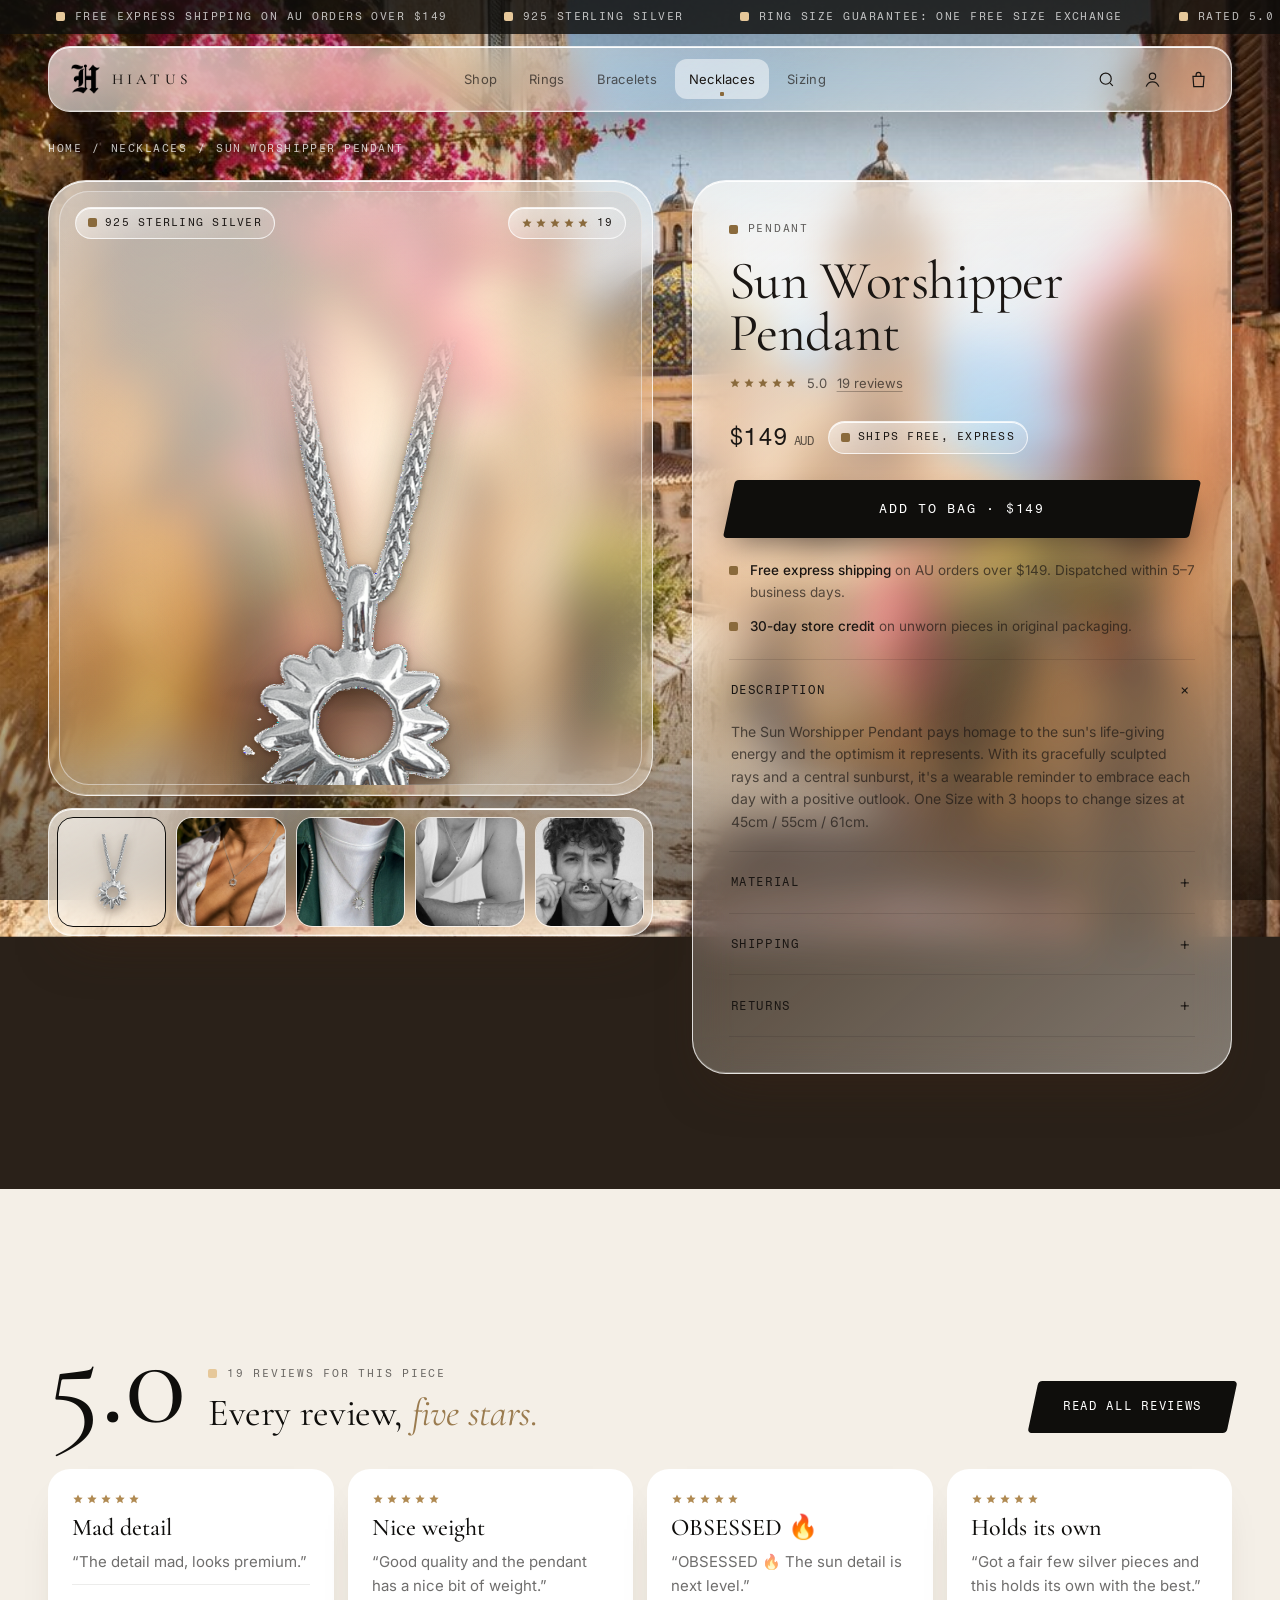
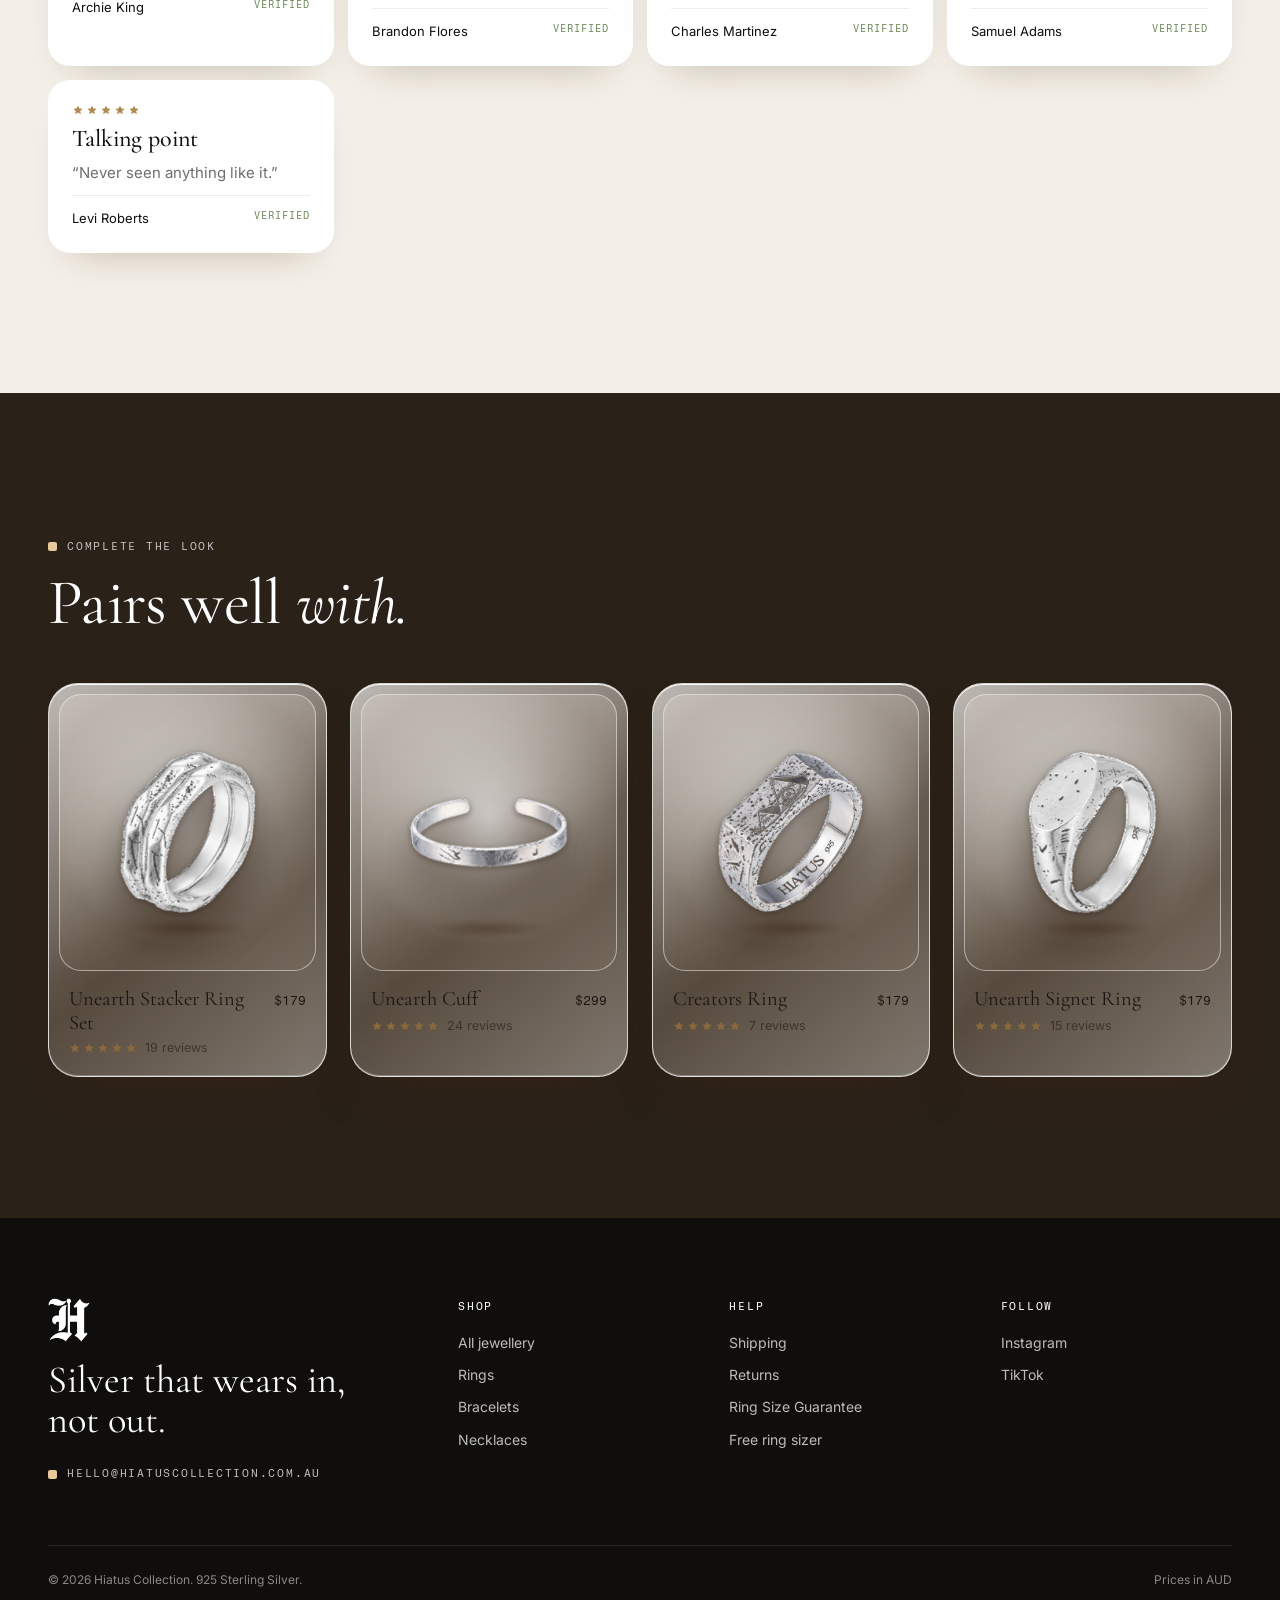
<file: product.html>
<!doctype html>
<html lang="en-AU">
<head>
<meta charset="utf-8">
<meta name="viewport" content="width=device-width, initial-scale=1">
<meta name="robots" content="noindex, nofollow">
<title>Hiatus Collection</title>
<meta name="description" content="925 sterling silver men's jewellery by Hiatus Collection. Free express shipping on AU orders over $149.">
<link rel="icon" href="assets/logo-black.png">
<link rel="preconnect" href="https://fonts.googleapis.com"><link rel="preconnect" href="https://fonts.gstatic.com" crossorigin>
<link href="https://fonts.googleapis.com/css2?family=Cormorant+Garamond:ital,wght@0,400;0,500;1,400&family=Fragment+Mono&family=Inter:wght@400;500&display=swap" rel="stylesheet">
<link rel="stylesheet" href="css/style.css?v=3">
<style>
  .p-wrap { padding: 140px 0 clamp(70px, 9vw, 120px); }
  .crumbs { font-family: var(--mono); font-size: 11px; letter-spacing: .14em; text-transform: uppercase; color: rgba(255,255,255,.78); display: flex; gap: 10px; margin-bottom: 22px; text-shadow: 0 1px 8px rgba(0,0,0,.4); }
  .crumbs a:hover { color: #fff; }
  .p-grid { display: grid; grid-template-columns: 1.12fr 1fr; gap: clamp(18px, 3vw, 40px); align-items: start; }

  /* gallery */
  .gallery { display: grid; gap: 12px; }
  .viewer { border-radius: 38px; padding: 10px; }
  .viewer .jbox { aspect-ratio: 1 / 1.02; border-radius: 30px; background: linear-gradient(160deg, rgba(255,255,255,.35), rgba(255,255,255,.05) 70%); box-shadow: inset 0 0 0 1px rgba(255,255,255,.55); }
  .viewer .jbox .piece { width: 64%; height: 64%; }
  .viewer .photo { position: absolute; inset: 0; z-index: 4; width: 100%; height: 100%; object-fit: cover; visibility: hidden; }
  .viewer .photo.on { visibility: visible; }
  .viewer .chips { position: absolute; z-index: 5; top: 16px; left: 16px; right: 16px; display: flex; justify-content: space-between; pointer-events: none; }
  .viewer .hint { position: absolute; z-index: 5; bottom: 16px; left: 50%; translate: -50% 0; }
  .thumbs { display: grid; grid-template-columns: repeat(5, 1fr); gap: 10px; padding: 8px; border-radius: 24px; }
  .thumb { aspect-ratio: 1; border-radius: 16px; overflow: hidden; border: 1.5px solid rgba(255,255,255,.6); background: rgba(255,255,255,.35); transition: border-color .2s; position: relative; }
  .thumb img { width: 100%; height: 100%; object-fit: cover; }
  .thumb.cut img { object-fit: contain; padding: 14%; filter: drop-shadow(0 5px 5px rgba(50,32,18,.4)); }
  .thumb[aria-current="true"] { border-color: var(--ink); }

  /* buy panel */
  .buy { position: sticky; top: 92px; border-radius: 34px; padding: clamp(22px, 3vw, 36px); }
  .buy h1 { font-size: clamp(40px, 4.2vw, 62px); margin: 14px 0 12px; }
  .rating { display: inline-flex; gap: 10px; align-items: center; font-size: 13px; color: var(--ink-soft); }
  .rating a { text-decoration: underline; text-underline-offset: 3px; text-decoration-color: rgba(26,22,19,.3); }
  .price-row { display: flex; align-items: center; gap: 14px; margin: 22px 0 24px; flex-wrap: wrap; }
  .price-row .pr { font-family: var(--mono); font-size: 24px; letter-spacing: -.01em; }
  .price-row .pr small { font-size: 12px; color: var(--ink-soft); margin-left: 6px; }
  .opt-hd { display: flex; justify-content: space-between; align-items: baseline; margin-bottom: 10px; font-size: 13px; }
  .opt-hd b { font-weight: 500; }
  .opt-hd a { font-family: var(--mono); font-size: 11px; letter-spacing: .1em; text-transform: uppercase; color: var(--ink-soft); text-decoration: underline; text-underline-offset: 3px; }
  .sizes { display: grid; grid-template-columns: repeat(4, 1fr); gap: 8px; margin-bottom: 8px; }
  .sizes.two { grid-template-columns: 1fr 1fr; }
  .size { height: 50px; border-radius: 12px; border: 1px solid rgba(255,255,255,.75); background: linear-gradient(160deg, rgba(255,255,255,.5), rgba(255,255,255,.15) 80%); display: grid; place-items: center; line-height: 1.1; font-size: 14px; transition: background .2s, border-color .2s, color .2s; }
  .size small { display: block; font-family: var(--mono); font-size: 9.5px; letter-spacing: .08em; color: var(--ink-soft); margin-top: 2px; }
  .size:hover { border-color: var(--ink); }
  .size[aria-pressed="true"] { background: var(--ink); color: #fff; border-color: var(--ink); }
  .size[aria-pressed="true"] small { color: rgba(255,255,255,.7); }
  .err { font-size: 12.5px; color: #9c3a14; min-height: 18px; margin-bottom: 6px; }
  .shake { animation: shake .4s; }
  @keyframes shake { 25% { translate: -5px 0; } 75% { translate: 5px 0; } }
  .add { height: 58px; font-size: 12.5px; }
  .perks { list-style: none; margin: 22px 0 6px; display: grid; gap: 12px; font-size: 13.5px; color: var(--ink-soft); }
  .perks li { display: flex; gap: 12px; align-items: flex-start; }
  .perks .sq { margin-top: 6px; }
  .perks b { font-weight: 500; color: var(--ink-on-glass); }
  details { border-top: 1px solid rgba(26,22,19,.12); }
  details:last-of-type { border-bottom: 1px solid rgba(26,22,19,.12); }
  summary { list-style: none; cursor: pointer; display: flex; justify-content: space-between; align-items: center; padding: 16px 2px; font-family: var(--mono); font-size: 11.5px; letter-spacing: .14em; text-transform: uppercase; }
  summary::-webkit-details-marker { display: none; }
  summary::after { content: '+'; font-size: 18px; font-family: var(--sans); font-weight: 300; transition: rotate .3s; }
  details[open] summary::after { rotate: 45deg; }
  details .body { padding: 0 2px 18px; font-size: 14px; color: var(--ink-soft); display: grid; gap: 10px; }
  .acc { margin-top: 22px; }

  @media (max-width: 960px) {
    .p-grid { grid-template-columns: 1fr; }
    .buy { position: static; }
    .p-wrap { padding-top: 124px; }
  }
  @media (max-width: 520px) { .thumbs { grid-template-columns: repeat(5, 1fr); gap: 6px; padding: 6px; } .thumb { border-radius: 11px; } .viewer { border-radius: 28px; padding: 6px; } .viewer .jbox { border-radius: 23px; } }

  /* reviews + cross-sell */
  .r-head { display: flex; justify-content: space-between; align-items: end; gap: 24px; flex-wrap: wrap; margin-bottom: 36px; }
  .r-score { display: flex; align-items: end; gap: 22px; }
  .r-score .n { font-family: var(--serif); font-size: clamp(90px, 10vw, 140px); line-height: .8; }
  .r-list { display: grid; grid-template-columns: repeat(auto-fill, minmax(280px, 1fr)); gap: 14px; }
  .rcard { background: #fff; border-radius: 22px; padding: 24px; display: grid; gap: 10px; align-content: start; box-shadow: 0 20px 40px -26px rgba(60,40,20,.35); }
  .rcard .stars { color: #b08a52; }
  .rcard h3 { font-family: var(--serif); font-weight: 500; font-size: 24px; line-height: 1.05; }
  .rcard p { color: var(--ink-60); }
  .rcard .who { font-size: 13px; display: flex; justify-content: space-between; padding-top: 12px; border-top: 1px solid rgba(15,14,12,.08); }
  .rcard .who span { font-family: var(--mono); font-size: 10px; letter-spacing: .1em; text-transform: uppercase; color: #6f8a5a; }

  /* sticky add bar */
  .stick { position: fixed; z-index: 50; left: 50%; bottom: 14px; translate: -50% 160%; width: min(calc(100% - 24px), 720px); padding: 8px 8px 8px 10px; border-radius: 22px; display: flex; align-items: center; gap: 14px; transition: translate .5s var(--ease); visibility: hidden; }
  .stick.show { translate: -50% 0; visibility: visible; }
  .stick .th { width: 50px; height: 50px; border-radius: 14px; background: rgba(255,255,255,.55); display: grid; place-items: center; flex: none; }
  .stick .th img { width: 80%; height: 80%; object-fit: contain; filter: drop-shadow(0 4px 4px rgba(50,32,18,.4)); }
  .stick .t { flex: 1; min-width: 0; font-family: var(--serif); font-size: 20px; line-height: 1.1; white-space: nowrap; overflow: hidden; text-overflow: ellipsis; }
  .stick .t small { display: block; font-family: var(--mono); font-size: 11px; color: var(--ink-soft); }
  .stick .btn { height: 48px; padding: 0 22px; }
  @media (max-width: 520px) { .stick .t { font-size: 16px; } .stick .btn { padding: 0 16px; font-size: 10.5px; } }
</style>
</head>
<body>
<main id="main">
  <section class="p-wrap" data-scene="assets/bg/amalfi.jpg">
    <div class="wrap">
      <nav class="crumbs" aria-label="Breadcrumb" id="crumbs"></nav>
      <div class="p-grid">
        <div class="gallery">
          <div class="viewer glass"><div class="jbox" id="viewer"></div></div>
          <div class="thumbs glass" id="thumbs"></div>
        </div>
        <div class="buy glass" id="buy"></div>
      </div>
    </div>
  </section>

  <section class="pad paper" id="reviews">
    <div class="wrap">
      <div class="r-head">
        <div class="r-score"><div class="n">5.0</div><div><span class="kicker" id="rk"></span><h2 class="display h3" style="margin-top:10px" id="rt"></h2></div></div>
        <a class="btn btn-ink" id="rAll" href="#"><span>Read all reviews</span></a>
      </div>
      <div class="r-list" id="rlist"></div>
    </div>
  </section>

  <section class="pad" data-scene="assets/bg/piazza.jpg">
    <div class="wrap">
      <div class="sec-head"><div><span class="kicker">Complete the look</span><h2 class="display h2">Pairs well <em>with.</em></h2></div></div>
      <div class="grid" id="pairs"></div>
    </div>
  </section>
</main>

<div class="stick glass" id="stick" aria-hidden="true"></div>

<script src="js/data.js?v=3"></script>
<script src="js/app.js?v=3"></script>
<script>
  const { $, $$, I, money, stars, byHandle, card, cart, toast } = HX;
  const P = HIATUS.products;
  const p = byHandle(new URLSearchParams(location.search).get('p')) || P[0];
  HX.init({ active: p.category });
  document.title = `${p.title} | 925 Sterling Silver | Hiatus Collection`;
  const C = HIATUS.categories[p.category];
  const sized = p.variants.length > 1;
  const isRing = p.category === 'rings';
  const unearthed = p.handle.startsWith('unearthed');
  let chosen = sized ? null : p.variants[0];

  $('#crumbs').innerHTML = `<a href="index.html">Home</a><span>/</span><a href="collection.html?c=${p.category}">${C.kicker}</a><span>/</span><span>${p.title}</span>`;

  // gallery: the floating cutout first, then the worn shots
  $('#viewer').innerHTML = `<span class="glow"></span><span class="shadow"></span>
    <img class="piece" src="${p.cutout}" alt="${p.title} in 925 sterling silver">
    <img class="photo" id="photo" alt="${p.title} worn">
    <div class="chips"><span class="chip"><i class="sq"></i>925 Sterling Silver</span><span class="chip">${stars()} ${p.reviews}</span></div>`;
  const shots = p.images.slice(0, 4);
  $('#thumbs').innerHTML = `<button class="thumb cut" aria-current="true" data-i="-1" aria-label="Product view"><img src="${p.cutout}" alt=""></button>` +
    shots.map((s, i) => `<button class="thumb" data-i="${i}" aria-label="Worn view ${i + 1}"><img src="${s}" alt="" loading="lazy"></button>`).join('');
  $('#thumbs').addEventListener('click', e => {
    const t = e.target.closest('.thumb'); if (!t) return;
    $$('.thumb').forEach(x => x.setAttribute('aria-current', x === t));
    const i = +t.dataset.i, ph = $('#photo');
    if (i < 0) ph.classList.remove('on'); else { ph.src = shots[i]; ph.classList.add('on'); }
  });

  // buy panel
  const label = v => {
    const m = v.title.match(/^(\d+) \((.+)\)$/);            // "9 (S/M)"
    if (m) return `${m[1]}<small>${m[2]}</small>`;
    const b = v.title.match(/^(\w+) - \((.+)\)$/);          // "Medium - (7.5 Inches)"
    if (b) return `${b[1]}<small>${b[2].replace(' Inches', '″')}</small>`;
    return v.title;
  };
  const sizeBlock = sized ? `
    <div id="size"><div class="opt-hd"><b>Size <span id="sizeName" style="color:var(--ink-soft);font-weight:400"></span></b>
      ${isRing ? `<a href="${HIATUS.store}/pages/ring-size-guarantee">Size guide</a>` : ''}</div>
    <div class="sizes ${p.variants.length === 2 ? 'two' : ''}">${p.variants.map(v => `<button class="size" data-v="${v.id}" aria-pressed="false">${label(v)}</button>`).join('')}</div>
    <div class="err" id="err" role="alert"></div></div>` : '';

  const desc = p.description ? p.description.replace(/\s*Model Wearing/, '</p><p>Model wearing') : '';
  $('#buy').innerHTML = `
    <span class="kicker">${unearthed ? 'The Unearthed Collection' : p.kind}</span>
    <h1 class="display">${p.title}</h1>
    <div class="rating">${stars()} <span>5.0</span> <a href="#reviews">${p.reviews} reviews</a></div>
    <div class="price-row"><span class="pr">${money(p.price)}<small>AUD</small></span><span class="chip"><i class="sq"></i>Ships free, express</span></div>
    ${sizeBlock}
    <button class="btn btn-primary btn-block add" id="add"><span>${sized ? 'Select a size' : 'Add to bag'} · ${money(p.price)}</span></button>
    <ul class="perks">
      <li><i class="sq"></i><div><b>Free express shipping</b> on AU orders over $${HIATUS.freeShipping}. Dispatched within 5–7 business days.</div></li>
      ${isRing ? `<li><i class="sq"></i><div><b>Ring Size Guarantee.</b> One size exchange within 30 days, postage on us within Australia.</div></li>` : ''}
      <li><i class="sq"></i><div><b>30-day store credit</b> on unworn pieces in original packaging.</div></li>
    </ul>
    <div class="acc">
      ${desc ? `<details open><summary>Description</summary><div class="body"><p>${desc}</p></div></details>` : ''}
      <details ${desc ? '' : 'open'}><summary>Material</summary><div class="body"><p>925 sterling silver${unearthed ? ', oxidised then polished so every scratch and mark reads.' : '.'}</p></div></details>
      <details><summary>Shipping</summary><div class="body"><p>Free express shipping on Australian orders over $${HIATUS.freeShipping}. In-stock orders are dispatched within 5–7 business days, and express delivery usually takes 1–4 business days after dispatch. International shipping is calculated at checkout.</p></div></details>
      <details><summary>Returns</summary><div class="body"><p>Within 30 days of delivery you can return an unworn, full-priced item in its original packaging for store credit. Faulty items are covered under Australian Consumer Law.</p><p><a style="text-decoration:underline" href="${HIATUS.store}/policies/refund-policy">Full returns policy</a></p></div></details>
    </div>`;

  const addBtn = $('#add');
  const addLabel = () => `<span>${chosen ? 'Add to bag' : 'Select a size'} · ${money(p.price)}</span>`;
  $('#buy').addEventListener('click', e => {
    const s = e.target.closest('.size');
    if (s) {
      $$('.size').forEach(b => b.setAttribute('aria-pressed', b === s));
      chosen = p.variants.find(v => v.id == s.dataset.v);
      $('#sizeName').textContent = '· ' + chosen.title;
      $('#err').textContent = '';
      addBtn.innerHTML = addLabel(); stick();
    }
  });
  function add() {
    if (!chosen) {
      document.getElementById('size').scrollIntoView({ behavior: 'smooth', block: 'center' });
      $('#err').textContent = isRing ? 'Choose your ring size. Not sure? Order a free sizer first.' : 'Choose your size.';
      const g = $('.sizes'); g.classList.remove('shake'); void g.offsetWidth; g.classList.add('shake');
      return;
    }
    cart.add(p.handle, chosen.id);
  }
  addBtn.addEventListener('click', add);

  // sticky add bar once the main button scrolls away
  function stick() {
    $('#stick').innerHTML = `<div class="th"><img src="${p.cutout}" alt=""></div>
      <div class="t">${p.title}<small>${money(p.price)}${chosen && sized ? ' · ' + chosen.title : ''}</small></div>
      <button class="btn btn-primary" id="add2"><span>${chosen ? 'Add to bag' : 'Choose size'}</span></button>`;
    $('#add2').addEventListener('click', add);
  }
  stick();
  new IntersectionObserver(([e]) => {
    const show = !e.isIntersecting && e.boundingClientRect.top < 0;
    $('#stick').classList.toggle('show', show); $('#stick').setAttribute('aria-hidden', !show);
  }).observe(addBtn);

  // reviews: this product's own reviews if we have them, otherwise collection-wide (labelled)
  const own = p.reviewList.length > 0;
  const list = own ? p.reviewList.map(r => ({ ...r, prod: p.title })) : P.flatMap(x => x.reviewList.slice(0, 2).map(r => ({ ...r, prod: x.title })));
  $('#rk').textContent = `${p.reviews} reviews for this piece`;
  $('#rt').innerHTML = own ? `Every review, <em>five stars.</em>` : `What the <em>collection</em> gets.`;
  $('#rAll').href = `${HIATUS.store}/products/${p.handle}#judgeme_product_reviews`;
  $('#rlist').innerHTML = list.slice(0, 6).map(r => `<article class="rcard rv">${stars()}<h3>${r.title}</h3><p>“${r.body}”</p><div class="who">${r.name}${own ? '' : ' · ' + r.prod}<span>Verified</span></div></article>`).join('');

  // cross-sell: other categories first, then same category
  const others = [...P.filter(x => x.category !== p.category), ...P.filter(x => x.category === p.category && x !== p)].slice(0, 4);
  $('#pairs').innerHTML = others.map((x, i) => card(x, i)).join('');

  if (location.hash === '#size' && sized) setTimeout(() => document.getElementById('size').scrollIntoView({ block: 'center' }), 200);
</script>
</body>
</html>
</file>
<file: css/style.css>
/* ==========================================================================
   HIATUS COLLECTION — Euro Summer glass store
   Glass recipe from the Speedy Needle redesign: a milky bright-dim-bright cream wash,
   crisp white rim, white hairlines top AND bottom, 18-22px blur at 150-160% saturation.
   Text on glass is ink, never white.
   Rule: never nest a backdrop-filter inside another, and never put opacity,
   filter or clip-path on an ancestor of a glass element (it kills the blur).
   ========================================================================== */

:root {
  --ink: #0f0e0c;
  --ink-60: rgba(15, 14, 12, .6);
  --paper: #f4efe7;
  --paper-2: #ebe3d6;
  --white: #fff;
  --white-70: rgba(255, 255, 255, .72);
  --white-50: rgba(255, 255, 255, .5);
  --gold: #e6c89a;

  --glass-tint: linear-gradient(140deg, rgba(255, 252, 245, .52) 0%, rgba(255, 247, 232, .2) 55%, rgba(255, 252, 245, .4) 100%);
  --glass-tint-light: linear-gradient(140deg, rgba(255, 252, 245, .62) 0%, rgba(255, 246, 230, .28) 55%, rgba(255, 252, 245, .48) 100%);
  --glass-blur: blur(20px) saturate(155%);
  --glass-edge: 1px solid rgba(255, 255, 255, .75);
  --glass-shadow:
    inset 0 1px 0 rgba(255, 255, 255, .95),
    inset 0 -1px 0 rgba(255, 255, 255, .25),
    0 26px 52px -24px rgba(60, 35, 20, .55);
  --ink-on-glass: #1a1613;
  --ink-soft: rgba(26, 22, 19, .68);
  --bronze: #8a6a3c;

  --serif: 'Cormorant Garamond', 'Times New Roman', serif;
  --sans: 'Inter', -apple-system, 'Segoe UI', Roboto, sans-serif;
  --mono: 'Fragment Mono', ui-monospace, Menlo, monospace;

  --r-xl: 34px;
  --r-lg: 26px;
  --r-md: 18px;
  --gutter: clamp(16px, 4vw, 48px);
  --max: 1320px;
  --ease: cubic-bezier(.2, .7, .2, 1);
}

*, *::before, *::after { box-sizing: border-box; margin: 0; padding: 0; }
html { -webkit-text-size-adjust: 100%; scroll-behavior: smooth; }
body {
  font-family: var(--sans);
  font-weight: 400;
  font-size: 15px;
  line-height: 1.6;
  color: var(--white);
  background: #2a2119;
  -webkit-font-smoothing: antialiased;
  overflow-x: hidden;
}
img { display: block; max-width: 100%; }
a { color: inherit; text-decoration: none; }
button { font: inherit; color: inherit; background: none; border: 0; cursor: pointer; }
:focus-visible { outline: 2px solid var(--gold); outline-offset: 3px; }

.wrap { width: 100%; max-width: var(--max); margin: 0 auto; padding: 0 var(--gutter); }

/* ---------- Type ---------- */
.kicker {
  font-family: var(--mono);
  font-size: 11px;
  letter-spacing: .16em;
  text-transform: uppercase;
  color: var(--white-70);
  display: inline-flex; align-items: center; gap: 10px;
}
.kicker::before { content: ''; width: 9px; height: 9px; border-radius: 2px; background: var(--gold); }
.display {
  font-family: var(--serif);
  font-weight: 400;
  line-height: .98;
  letter-spacing: -.01em;
}
.display em { font-style: italic; }
.h1 { font-size: clamp(48px, 7.4vw, 108px); }
.h2 { font-size: clamp(38px, 5vw, 72px); }
.h3 { font-size: clamp(28px, 3vw, 40px); }
.lede { font-size: clamp(15px, 1.2vw, 17px); color: var(--white-70); max-width: 46ch; }
.muted { color: var(--white-50); }

/* ---------- Scenes (fixed old-world backgrounds that crossfade by section) ---------- */
.scenes { position: fixed; inset: 0; z-index: -1; background: #2a2119; }
.scene {
  position: absolute; inset: -2%;
  background-size: cover; background-position: center;
  opacity: 0; transition: opacity 1.1s ease;
  transform: scale(1.04);
}
.scene.on { opacity: 1; }
.scenes::after { /* warm vignette so white type always reads */
  content: ''; position: absolute; inset: 0;
  background:
    radial-gradient(120% 90% at 50% 30%, transparent 40%, rgba(20, 14, 8, .45) 100%),
    linear-gradient(180deg, rgba(20, 14, 8, .28) 0%, transparent 30%, transparent 70%, rgba(20, 14, 8, .4) 100%);
}

/* ---------- Glass ---------- */
.glass {
  position: relative;
  background: var(--glass-tint);
  backdrop-filter: var(--glass-blur);
  -webkit-backdrop-filter: var(--glass-blur);
  border: var(--glass-edge);
  border-radius: var(--r-lg);
  box-shadow: var(--glass-shadow);
  isolation: isolate;
  color: var(--ink-on-glass);
  /* anything inside glass that asked for soft white now gets soft ink */
  --white-70: var(--ink-soft);
  --white-50: rgba(26, 22, 19, .55);
}
.glass.light { background: var(--glass-tint-light); }
/* top-left sheen like light catching a pane */
.glass::before {
  content: ''; position: absolute; inset: 0; border-radius: inherit; pointer-events: none; z-index: 0;
  background: linear-gradient(160deg, rgba(255, 255, 255, .35), rgba(255, 255, 255, 0) 60%);
}
.glass > * { position: relative; z-index: 1; }
/* chips that sit INSIDE glass: tint only, no blur (nested blur breaks) */
.chip {
  display: inline-flex; align-items: center; gap: 8px;
  padding: 7px 12px; border-radius: 999px;
  background: linear-gradient(160deg, rgba(255, 255, 255, .55), rgba(255, 255, 255, .15) 80%);
  border: 1px solid rgba(255, 255, 255, .7);
  box-shadow: inset 0 1px 0 rgba(255, 255, 255, .9);
  font-family: var(--mono); font-size: 10.5px; letter-spacing: .12em; text-transform: uppercase;
  white-space: nowrap;
}
.sq { width: 9px; height: 9px; border-radius: 2px; background: var(--gold); flex: none; }

/* ---------- The floating jewellery box ---------- */
.jbox {
  position: relative; display: grid; place-items: center;
  border-radius: var(--r-xl);
  overflow: hidden;
  aspect-ratio: 1 / 1.08;
}
.jbox .glow { /* soft spotlight behind the piece */
  position: absolute; inset: 0; z-index: 0;
  background: radial-gradient(55% 48% at 50% 44%, rgba(255, 255, 255, .55) 0%, rgba(255, 250, 240, .18) 55%, rgba(90, 60, 35, .1) 100%);
}
.jbox .piece {
  position: relative; z-index: 2;
  width: 66%; height: 66%; object-fit: contain;
  filter: drop-shadow(0 24px 20px rgba(50, 32, 18, .42)) drop-shadow(0 2px 3px rgba(30, 20, 12, .45));
  animation: float 6.5s ease-in-out infinite;
  will-change: transform;
}
.jbox .shadow {
  position: absolute; z-index: 1; left: 50%; bottom: 12%;
  width: 46%; height: 7%; translate: -50% 0;
  background: radial-gradient(closest-side, rgba(60, 38, 20, .38), transparent);
  animation: shadow 6.5s ease-in-out infinite;
}
/* pendant chains are cropped in the packshot: fade the top so it hangs from nowhere */
.piece[src*="sun-worshiper"] { -webkit-mask-image: linear-gradient(to bottom, transparent 0%, #000 24%); mask-image: linear-gradient(to bottom, transparent 0%, #000 24%); }
@keyframes float {
  0%, 100% { transform: translateY(0) rotate(-1.4deg); }
  50% { transform: translateY(-16px) rotate(1.4deg); }
}
@keyframes shadow {
  0%, 100% { transform: scale(1); opacity: .9; }
  50% { transform: scale(.78); opacity: .55; }
}
.delay-1 { animation-delay: -1.6s !important; }
.delay-2 { animation-delay: -3.2s !important; }
.delay-3 { animation-delay: -4.8s !important; }

/* ---------- Buttons: skewed parallelograms ---------- */
.btn {
  --sk: -12deg;
  position: relative; display: inline-flex; align-items: center; justify-content: center; gap: 10px;
  height: 52px; padding: 0 30px;
  transform: skewX(var(--sk));
  border-radius: 4px;
  font-family: var(--mono); font-size: 12px; letter-spacing: .14em; text-transform: uppercase;
  transition: background .25s, color .25s, box-shadow .25s, translate .25s var(--ease);
  white-space: nowrap;
}
.btn > span { display: inline-flex; align-items: center; gap: 10px; transform: skewX(calc(var(--sk) * -1)); }
.btn-primary { background: var(--white); color: var(--ink); box-shadow: 0 14px 30px -10px rgba(0, 0, 0, .5); }
.btn-primary:hover { background: var(--gold); translate: 0 -2px; }
.btn-ink { background: var(--ink); color: var(--white); }
.btn-ink:hover { background: #2b2722; translate: 0 -2px; }
.btn-glass {
  background: rgba(255, 255, 255, .1); color: var(--white);
  border: 1px solid rgba(255, 255, 255, .3);
  box-shadow: inset 0 1px 1px rgba(255, 255, 255, .3);
}
.btn-glass:hover { background: rgba(255, 255, 255, .6); }
.btn-block { width: 100%; }
.btn svg { width: 14px; height: 14px; }
@media (max-width: 640px) { .btn-row .btn { width: 100%; } }

/* ---------- Announcement + floating header ---------- */
.topbar {
  position: fixed; top: 0; left: 0; right: 0; z-index: 60;
  height: 34px; display: flex; align-items: center; overflow: hidden;
  background: rgba(15, 14, 12, .82);
  font-family: var(--mono); font-size: 10.5px; letter-spacing: .14em; text-transform: uppercase;
  color: var(--white-70);
  transition: translate .4s var(--ease);
}
html.is-scrolled .topbar { translate: 0 -100%; }
.marquee { display: flex; gap: 56px; white-space: nowrap; animation: marquee 38s linear infinite; padding-left: 56px; }
.marquee span { display: inline-flex; align-items: center; gap: 10px; }
@keyframes marquee { to { transform: translateX(-50%); } }

.header {
  position: fixed; z-index: 70; top: 46px; left: 50%; translate: -50% 0;
  width: min(calc(100% - 2 * var(--gutter)), 1240px);
  height: 66px; padding: 0 12px 0 22px;
  display: grid; grid-template-columns: 1fr auto 1fr; align-items: center;
  border-radius: 22px;
  transition: top .4s var(--ease), height .4s var(--ease);
}
.header.scrolled { top: 12px; height: 58px; }
.logo { display: flex; align-items: center; gap: 12px; }
.logo img { height: 30px; width: auto; }
.logo b { font-family: var(--serif); font-weight: 500; font-size: 15px; letter-spacing: .28em; }
.nav { display: flex; gap: 4px; }
.nav a, .nav button {
  position: relative; padding: 10px 14px; border-radius: 12px;
  font-size: 13px; letter-spacing: .02em; color: var(--ink-soft);
  transition: color .2s, background .2s;
}
.nav a:hover, .nav button:hover, .nav .active { color: var(--ink-on-glass); background: rgba(255, 255, 255, .5); }
.nav .active::after { content: ''; position: absolute; left: 50%; bottom: 3px; width: 4px; height: 4px; margin-left: -2px; border-radius: 1px; background: var(--bronze); }
.hdr-actions { display: flex; justify-content: flex-end; align-items: center; gap: 4px; }
.icon-btn {
  position: relative; width: 42px; height: 42px; border-radius: 13px;
  display: grid; place-items: center; color: inherit;
  transition: background .2s;
}
.icon-btn:hover { background: rgba(255, 255, 255, .5); }
.icon-btn svg { width: 19px; height: 19px; }
.bag-count {
  position: absolute; top: 5px; right: 4px; min-width: 17px; height: 17px; padding: 0 4px;
  border-radius: 5px; background: var(--ink); color: #fff;
  font-family: var(--mono); font-size: 10px; display: grid; place-items: center;
}
.bag-count:empty { display: none; }
.menu-btn { display: none; }

/* Mega menu is a SIBLING of the header (nested blur would only blur the header itself) */
.mega {
  position: fixed; z-index: 65; top: 122px; left: 50%; translate: -50% 0;
  width: min(calc(100% - 2 * var(--gutter)), 1240px);
  padding: 18px; border-radius: 26px;
  display: grid; grid-template-columns: repeat(3, 1fr) 1.15fr; gap: 14px;
  visibility: hidden; pointer-events: none;
}
.mega.open { visibility: visible; pointer-events: auto; }
.header.scrolled ~ .mega { top: 80px; }
.mega a.tile {
  border-radius: 20px; padding: 16px; display: flex; flex-direction: column; gap: 8px;
  background: linear-gradient(160deg, rgba(255, 255, 255, .4), rgba(255, 255, 255, .08) 75%); border: 1px solid rgba(255, 255, 255, .6);
  transition: background .25s;
}
.mega a.tile:hover { background: rgba(255, 255, 255, .55); }
.mega .tile img { height: 120px; width: 100%; object-fit: contain; filter: drop-shadow(0 12px 10px rgba(50, 32, 18, .4)); transition: transform .5s var(--ease); }
.mega .tile:hover img { transform: translateY(-6px) rotate(-2deg); }
.mega .tile b { font-family: var(--serif); font-weight: 500; font-size: 24px; }
.mega .promo { border-radius: 20px; padding: 22px; background: rgba(255, 255, 255, .92); color: var(--ink); display: flex; flex-direction: column; justify-content: space-between; gap: 14px; }
.mega .promo .kicker { color: var(--ink-60); }

/* mobile sheet */
.sheet {
  position: fixed; z-index: 65; top: 122px; left: var(--gutter); right: var(--gutter);
  padding: 14px; border-radius: 24px; visibility: hidden;
}
.sheet.open { visibility: visible; }
.sheet a { display: flex; justify-content: space-between; align-items: center; padding: 16px 14px; border-bottom: 1px solid rgba(26, 22, 19, .1); font-family: var(--serif); font-size: 26px; }
.sheet a:last-child { border: 0; }

@media (max-width: 960px) {
  .nav { display: none; }
  .menu-btn { display: grid; }
  .header { padding: 0 8px; }
  .header .logo { justify-content: center; }
  .logo b { display: none; }
  .hdr-actions .hide-sm { display: none; }
}

/* ---------- Sections ---------- */
section { position: relative; }
.pad { padding: clamp(80px, 11vw, 150px) 0; }
.sec-head { display: flex; justify-content: space-between; align-items: end; gap: 24px; margin-bottom: clamp(28px, 4vw, 48px); flex-wrap: wrap; }
.sec-head .display { margin-top: 14px; }

/* cream editorial band (opaque, gives the eye a rest) */
.paper { background: var(--paper); color: var(--ink); }
.paper .kicker { color: var(--ink-60); }
.paper .lede, .paper .muted { color: var(--ink-60); }
.paper .display em { color: #9a7b4f; }

/* ---------- Product cards ---------- */
.grid { display: grid; gap: clamp(14px, 1.8vw, 24px); grid-template-columns: repeat(4, 1fr); }
@media (max-width: 1100px) { .grid { grid-template-columns: repeat(3, 1fr); } }
@media (max-width: 820px) { .grid { grid-template-columns: repeat(2, 1fr); } }

.card { display: flex; flex-direction: column; padding: 10px; border-radius: 30px; }
.card .jbox { border-radius: 22px; background: linear-gradient(160deg, rgba(255, 255, 255, .35), rgba(255, 255, 255, .05) 70%); box-shadow: inset 0 0 0 1px rgba(255, 255, 255, .55); }
.card .alt {
  position: absolute; inset: 0; z-index: 3; width: 100%; height: 100%; object-fit: cover;
  visibility: hidden; clip-path: inset(0 0 100% 0); transition: clip-path .6s var(--ease), visibility 0s .6s;
}
.card:hover .alt { visibility: visible; clip-path: inset(0 0 0 0); transition: clip-path .6s var(--ease), visibility 0s; }
.card .badge { position: absolute; top: 12px; left: 12px; z-index: 4; }
.card .quick {
  position: absolute; z-index: 4; left: 12px; right: 12px; bottom: 12px;
  height: 46px; border-radius: 14px;
  background: var(--ink); color: #fff;
  font-family: var(--mono); font-size: 11px; letter-spacing: .14em; text-transform: uppercase;
  display: flex; align-items: center; justify-content: center; gap: 8px;
  translate: 0 140%; transition: translate .45s var(--ease), background .2s;
}
.card:hover .quick, .card:focus-within .quick { translate: 0 0; }
.card .quick:hover { background: #3a3129; }
.card .meta { padding: 16px 10px 8px; display: grid; gap: 4px; }
.card .meta .row { display: flex; justify-content: space-between; align-items: baseline; gap: 12px; }
.card .name { font-family: var(--serif); font-size: clamp(19px, 1.6vw, 23px); line-height: 1.15; }
.card .price { font-family: var(--mono); font-size: 13px; }
.card .sub { font-size: 12.5px; color: var(--white-50); display: flex; gap: 8px; align-items: center; }
@media (hover: none) { .card .quick { translate: 0 0; height: 40px; } }
@media (max-width: 520px) {
  .card { padding: 6px; border-radius: 22px; }
  .card .jbox { border-radius: 17px; }
  .card .meta { padding: 12px 6px 6px; }
  .card .meta .row { flex-direction: column; gap: 2px; }
  .card .quick { left: 8px; right: 8px; bottom: 8px; font-size: 10px; letter-spacing: .08em; }
}

.stars { display: inline-flex; gap: 2px; color: var(--gold); }
.stars svg { width: 12px; height: 12px; }

/* ---------- Cart drawer ---------- */
.scrim { position: fixed; inset: 0; z-index: 90; background: rgba(10, 8, 6, .35); visibility: hidden; }
.scrim.open { visibility: visible; }
.drawer.glass { background: linear-gradient(140deg, rgba(255, 252, 245, .8) 0%, rgba(255, 247, 232, .62) 55%, rgba(255, 252, 245, .74) 100%); }
.drawer {
  position: fixed; z-index: 95; top: 12px; right: 12px; bottom: 12px;
  width: min(440px, calc(100% - 24px));
  border-radius: 28px; display: flex; flex-direction: column;
  translate: calc(100% + 24px) 0; transition: translate .5s var(--ease);
  visibility: hidden;
}
.drawer.open { translate: 0 0; visibility: visible; }
.drawer-hd { display: flex; justify-content: space-between; align-items: center; padding: 22px 22px 14px; }
.drawer-hd .display { font-size: 32px; }
.ship { margin: 0 22px; padding: 14px 16px; border-radius: 16px; background: linear-gradient(160deg, rgba(255, 255, 255, .5), rgba(255, 255, 255, .12) 80%); border: 1px solid rgba(255, 255, 255, .7); font-size: 13px; }
.ship .bar { height: 4px; margin-top: 10px; border-radius: 2px; background: rgba(26, 22, 19, .1); overflow: hidden; }
.ship .bar i { display: block; height: 100%; background: var(--ink); transition: width .6s var(--ease); }
.lines { flex: 1; overflow: auto; padding: 14px 22px; display: grid; align-content: start; gap: 12px; }
.line { display: grid; grid-template-columns: 76px 1fr auto; gap: 14px; align-items: center; padding: 10px; border-radius: 18px; background: linear-gradient(160deg, rgba(255, 255, 255, .45), rgba(255, 255, 255, .1) 80%); border: 1px solid rgba(255, 255, 255, .6); }
.line .th { width: 76px; height: 76px; border-radius: 13px; background: radial-gradient(circle at 50% 45%, rgba(255, 255, 255, .8), rgba(255, 255, 255, .25)); display: grid; place-items: center; }
.line .th img { width: 78%; height: 78%; object-fit: contain; filter: drop-shadow(0 5px 5px rgba(50, 32, 18, .4)); }
.line .t { font-family: var(--serif); font-size: 19px; line-height: 1.1; }
.line .v { font-size: 12px; color: var(--white-50); }
.qty { display: inline-flex; align-items: center; gap: 4px; margin-top: 6px; border: 1px solid rgba(26, 22, 19, .2); border-radius: 10px; }
.qty button { width: 26px; height: 26px; }
.qty span { font-family: var(--mono); font-size: 12px; min-width: 16px; text-align: center; }
.line .p { font-family: var(--mono); font-size: 13px; align-self: start; padding-top: 4px; }
.empty { text-align: center; padding: 40px 10px; color: var(--white-70); }
.drawer-ft { padding: 16px 22px 22px; border-top: 1px solid rgba(26, 22, 19, .12); display: grid; gap: 12px; }
.drawer-ft .tot { display: flex; justify-content: space-between; font-family: var(--mono); font-size: 13px; letter-spacing: .08em; text-transform: uppercase; }
.drawer-ft small { color: var(--white-50); font-size: 12px; text-align: center; }

/* ---------- Toast ---------- */
.toast {
  position: fixed; z-index: 99; left: 50%; bottom: 24px; translate: -50% 160%;
  padding: 12px 18px; border-radius: 16px; display: flex; gap: 10px; align-items: center; font-size: 13px;
  transition: translate .5s var(--ease); visibility: hidden;
}
.toast.show { translate: -50% 0; visibility: visible; }

/* ---------- Footer ---------- */
.footer { background: var(--ink); color: var(--white-70); padding: 80px 0 30px; font-size: 14px; }
.footer .cols { display: grid; grid-template-columns: 1.6fr repeat(3, 1fr); gap: 40px; }
.footer h4 { font-family: var(--mono); font-weight: 400; font-size: 11px; letter-spacing: .16em; text-transform: uppercase; color: var(--white); margin-bottom: 16px; }
.footer ul { list-style: none; display: grid; gap: 10px; }
.footer a:hover { color: var(--white); }
.footer .base { margin-top: 60px; padding-top: 24px; border-top: 1px solid rgba(255, 255, 255, .1); display: flex; justify-content: space-between; gap: 20px; flex-wrap: wrap; font-size: 12px; color: var(--white-50); }
.footer .big { font-family: var(--serif); font-size: clamp(30px, 3vw, 42px); line-height: 1.05; color: var(--white); margin: 18px 0 22px; }
@media (max-width: 820px) { .footer .cols { grid-template-columns: 1fr 1fr; } .footer .cols > :first-child { grid-column: 1 / -1; } }

/* ---------- Reveal (below the fold only, never on hero glass) ---------- */
.rv { translate: 0 28px; opacity: 0; transition: translate .9s var(--ease), opacity .9s var(--ease); }
.rv.in { translate: 0 0; opacity: 1; }
/* glass can't sit under an opacity fade, so glass reveals only slide */
.rv.glass, .rv-slide { opacity: 1; }

@media (prefers-reduced-motion: reduce) {
  *, *::before, *::after { animation: none !important; transition: none !important; }
  .rv { translate: 0 0; opacity: 1; }
}

/* ---------- Things that sit ON light glass ---------- */
.glass .stars { color: var(--bronze); }
.glass .sq, .glass .kicker::before { background: var(--bronze); }
.glass .btn-primary { background: var(--ink); color: #fff; }
.glass .btn-primary:hover { background: #3a3129; }
.glass .btn-glass { background: rgba(255, 255, 255, .45); color: var(--ink-on-glass); border-color: rgba(255, 255, 255, .8); box-shadow: inset 0 1px 0 #fff; -webkit-backdrop-filter: none; backdrop-filter: none; }
.glass .btn-glass:hover { background: rgba(255, 255, 255, .7); }
/* glass buttons sitting straight on the photo get the same milky pane */
.btn-glass { color: var(--ink-on-glass); -webkit-backdrop-filter: blur(14px) saturate(150%); backdrop-filter: blur(14px) saturate(150%); background: linear-gradient(140deg, rgba(255, 252, 245, .4), rgba(255, 247, 232, .14) 60%, rgba(255, 252, 245, .3)); border-color: rgba(255, 255, 255, .75); box-shadow: inset 0 1px 0 rgba(255, 255, 255, .9); }
</file>
